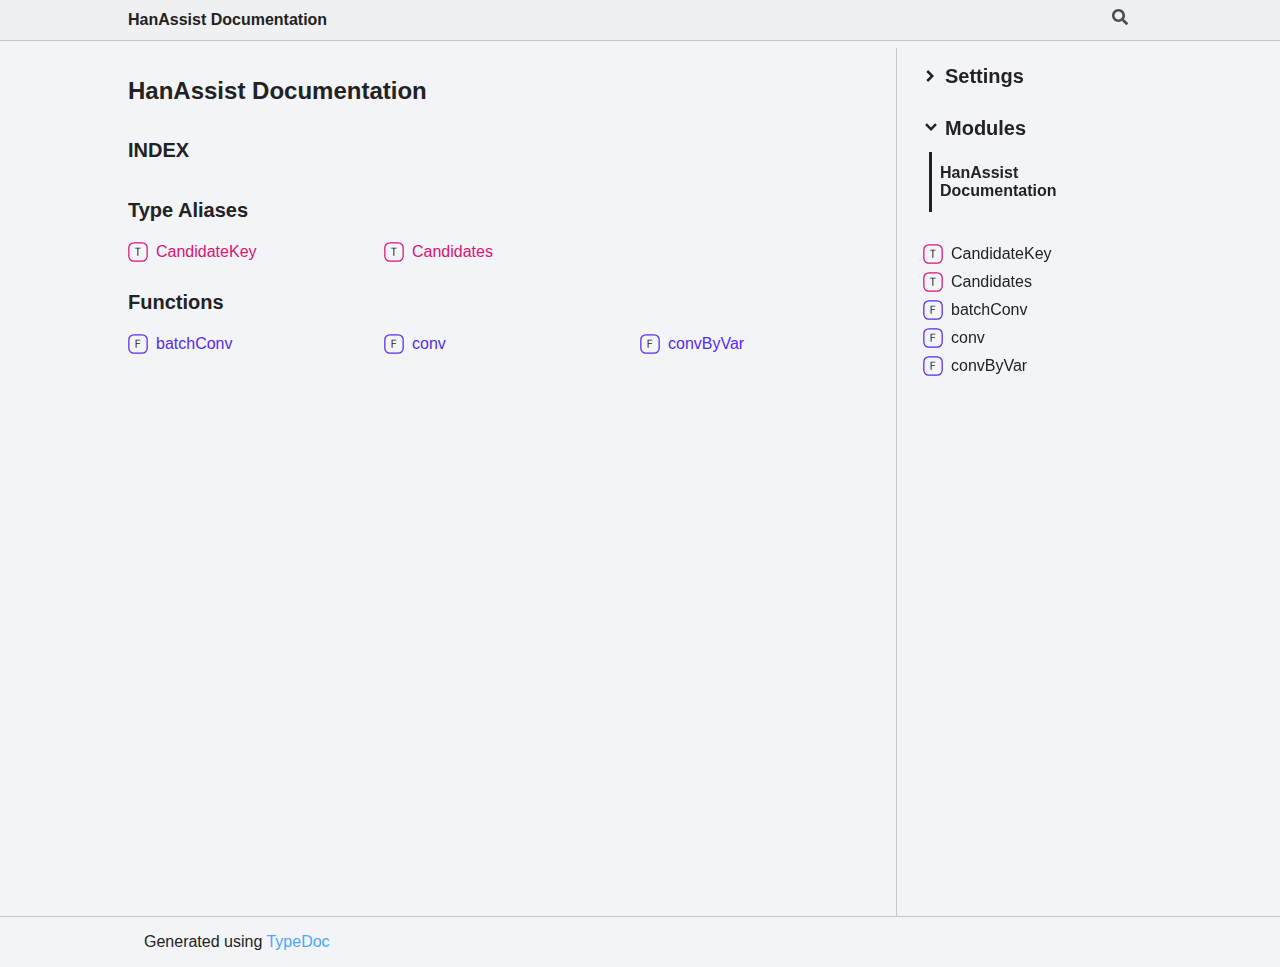
<file: modules.html>
<!DOCTYPE html><html class="default" lang="en"><head><meta charSet="utf-8"/><meta http-equiv="x-ua-compatible" content="IE=edge"/><title>HanAssist Documentation</title><meta name="description" content="Documentation for HanAssist Documentation"/><meta name="viewport" content="width=device-width, initial-scale=1"/><link rel="stylesheet" href="assets/style.css"/><link rel="stylesheet" href="assets/highlight.css"/><script async src="assets/search.js" id="search-script"></script></head><body><script>document.documentElement.dataset.theme = localStorage.getItem("tsd-theme") || "os"</script><header class="tsd-page-toolbar">
<div class="tsd-toolbar-contents container">
<div class="table-cell" id="tsd-search" data-base=".">
<div class="field"><label for="tsd-search-field" class="tsd-widget search no-caption"><svg width="16" height="16" viewBox="0 0 16 16" fill="none"><path d="M15.7824 13.833L12.6666 10.7177C12.5259 10.5771 12.3353 10.499 12.1353 10.499H11.6259C12.4884 9.39596 13.001 8.00859 13.001 6.49937C13.001 2.90909 10.0914 0 6.50048 0C2.90959 0 0 2.90909 0 6.49937C0 10.0896 2.90959 12.9987 6.50048 12.9987C8.00996 12.9987 9.39756 12.4863 10.5008 11.6239V12.1332C10.5008 12.3332 10.5789 12.5238 10.7195 12.6644L13.8354 15.7797C14.1292 16.0734 14.6042 16.0734 14.8948 15.7797L15.7793 14.8954C16.0731 14.6017 16.0731 14.1267 15.7824 13.833ZM6.50048 10.499C4.29094 10.499 2.50018 8.71165 2.50018 6.49937C2.50018 4.29021 4.28781 2.49976 6.50048 2.49976C8.71001 2.49976 10.5008 4.28708 10.5008 6.49937C10.5008 8.70852 8.71314 10.499 6.50048 10.499Z" fill="var(--color-text)"></path></svg></label><input type="text" id="tsd-search-field" aria-label="Search"/></div>
<ul class="results">
<li class="state loading">Preparing search index...</li>
<li class="state failure">The search index is not available</li></ul><a href="index.html" class="title">HanAssist Documentation</a></div>
<div class="table-cell" id="tsd-widgets"><a href="#" class="tsd-widget menu no-caption" data-toggle="menu" aria-label="Menu"><svg width="16" height="16" viewBox="0 0 16 16" fill="none"><rect x="1" y="3" width="14" height="2" fill="var(--color-text)"></rect><rect x="1" y="7" width="14" height="2" fill="var(--color-text)"></rect><rect x="1" y="11" width="14" height="2" fill="var(--color-text)"></rect></svg></a></div></div></header>
<div class="container container-main">
<div class="col-8 col-content">
<div class="tsd-page-title">
<h2>HanAssist Documentation</h2></div>
<section class="tsd-panel-group tsd-index-group">
<section class="tsd-panel tsd-index-panel">
<h3 class="tsd-index-heading uppercase">Index</h3>
<section class="tsd-index-section">
<h3 class="tsd-index-heading">Type Aliases</h3>
<div class="tsd-index-list"><a href="types/CandidateKey.html" class="tsd-index-link tsd-kind-type-alias"><svg class="tsd-kind-icon" width="24" height="24" viewBox="0 0 24 24"><rect fill="var(--color-icon-background)" stroke="var(--color-ts)" stroke-width="1.5" x="1" y="1" width="22" height="22" rx="6" id="icon-4194304-path"></rect><path d="M11.31 16V8.224H8.91V7.24H14.79V8.224H12.39V16H11.31Z" fill="var(--color-text)" id="icon-4194304-text"></path></svg><span>Candidate<wbr/>Key</span></a>
<a href="types/Candidates.html" class="tsd-index-link tsd-kind-type-alias"><svg class="tsd-kind-icon" width="24" height="24" viewBox="0 0 24 24"><use href="#icon-4194304-path"></use><use href="#icon-4194304-text"></use></svg><span>Candidates</span></a>
</div></section>
<section class="tsd-index-section">
<h3 class="tsd-index-heading">Functions</h3>
<div class="tsd-index-list"><a href="functions/batchConv.html" class="tsd-index-link tsd-kind-function"><svg class="tsd-kind-icon" width="24" height="24" viewBox="0 0 24 24"><rect fill="var(--color-icon-background)" stroke="var(--color-ts-function)" stroke-width="1.5" x="1" y="1" width="22" height="22" rx="6" id="icon-64-path"></rect><path d="M9.39 16V7.24H14.55V8.224H10.446V11.128H14.238V12.112H10.47V16H9.39Z" fill="var(--color-text)" id="icon-64-text"></path></svg><span>batch<wbr/>Conv</span></a>
<a href="functions/conv.html" class="tsd-index-link tsd-kind-function"><svg class="tsd-kind-icon" width="24" height="24" viewBox="0 0 24 24"><use href="#icon-64-path"></use><use href="#icon-64-text"></use></svg><span>conv</span></a>
<a href="functions/convByVar.html" class="tsd-index-link tsd-kind-function"><svg class="tsd-kind-icon" width="24" height="24" viewBox="0 0 24 24"><use href="#icon-64-path"></use><use href="#icon-64-text"></use></svg><span>conv<wbr/>By<wbr/>Var</span></a>
</div></section></section></section></div>
<div class="col-4 col-menu menu-sticky-wrap menu-highlight">
<div class="tsd-navigation settings">
<details class="tsd-index-accordion"><summary class="tsd-accordion-summary">
<h3><svg width="20" height="20" viewBox="0 0 24 24" fill="none"><path d="M4.93896 8.531L12 15.591L19.061 8.531L16.939 6.409L12 11.349L7.06098 6.409L4.93896 8.531Z" fill="var(--color-text)"></path></svg> Settings</h3></summary>
<div class="tsd-accordion-details">
<div class="tsd-filter-visibility">
<h4 class="uppercase">Member Visibility</h4><form>
<ul id="tsd-filter-options">
<li class="tsd-filter-item"><label class="tsd-filter-input"><input type="checkbox" id="tsd-filter-protected" name="protected"/><svg width="32" height="32" viewBox="0 0 32 32" aria-hidden="true"><rect class="tsd-checkbox-background" width="30" height="30" x="1" y="1" rx="6" fill="none"></rect><path class="tsd-checkbox-checkmark" d="M8.35422 16.8214L13.2143 21.75L24.6458 10.25" stroke="none" stroke-width="3.5" stroke-linejoin="round" fill="none"></path></svg><span>Protected</span></label></li>
<li class="tsd-filter-item"><label class="tsd-filter-input"><input type="checkbox" id="tsd-filter-inherited" name="inherited" checked/><svg width="32" height="32" viewBox="0 0 32 32" aria-hidden="true"><rect class="tsd-checkbox-background" width="30" height="30" x="1" y="1" rx="6" fill="none"></rect><path class="tsd-checkbox-checkmark" d="M8.35422 16.8214L13.2143 21.75L24.6458 10.25" stroke="none" stroke-width="3.5" stroke-linejoin="round" fill="none"></path></svg><span>Inherited</span></label></li>
<li class="tsd-filter-item"><label class="tsd-filter-input"><input type="checkbox" id="tsd-filter-external" name="external"/><svg width="32" height="32" viewBox="0 0 32 32" aria-hidden="true"><rect class="tsd-checkbox-background" width="30" height="30" x="1" y="1" rx="6" fill="none"></rect><path class="tsd-checkbox-checkmark" d="M8.35422 16.8214L13.2143 21.75L24.6458 10.25" stroke="none" stroke-width="3.5" stroke-linejoin="round" fill="none"></path></svg><span>External</span></label></li></ul></form></div>
<div class="tsd-theme-toggle">
<h4 class="uppercase">Theme</h4><select id="theme"><option value="os">OS</option><option value="light">Light</option><option value="dark">Dark</option></select></div></div></details></div>
<nav class="tsd-navigation primary">
<details class="tsd-index-accordion" open><summary class="tsd-accordion-summary">
<h3><svg width="20" height="20" viewBox="0 0 24 24" fill="none"><path d="M4.93896 8.531L12 15.591L19.061 8.531L16.939 6.409L12 11.349L7.06098 6.409L4.93896 8.531Z" fill="var(--color-text)"></path></svg> Modules</h3></summary>
<div class="tsd-accordion-details">
<ul>
<li class="current selected"><a href="modules.html">Han<wbr/>Assist <wbr/>Documentation</a>
<ul></ul></li></ul></div></details></nav>
<nav class="tsd-navigation secondary menu-sticky">
<ul>
<li class="tsd-kind-type-alias"><a href="types/CandidateKey.html" class="tsd-index-link"><svg class="tsd-kind-icon" width="24" height="24" viewBox="0 0 24 24"><use href="#icon-4194304-path"></use><use href="#icon-4194304-text"></use></svg>Candidate<wbr/>Key</a></li>
<li class="tsd-kind-type-alias"><a href="types/Candidates.html" class="tsd-index-link"><svg class="tsd-kind-icon" width="24" height="24" viewBox="0 0 24 24"><use href="#icon-4194304-path"></use><use href="#icon-4194304-text"></use></svg>Candidates</a></li>
<li class="tsd-kind-function"><a href="functions/batchConv.html" class="tsd-index-link"><svg class="tsd-kind-icon" width="24" height="24" viewBox="0 0 24 24"><use href="#icon-64-path"></use><use href="#icon-64-text"></use></svg>batch<wbr/>Conv</a></li>
<li class="tsd-kind-function"><a href="functions/conv.html" class="tsd-index-link"><svg class="tsd-kind-icon" width="24" height="24" viewBox="0 0 24 24"><use href="#icon-64-path"></use><use href="#icon-64-text"></use></svg>conv</a></li>
<li class="tsd-kind-function"><a href="functions/convByVar.html" class="tsd-index-link"><svg class="tsd-kind-icon" width="24" height="24" viewBox="0 0 24 24"><use href="#icon-64-path"></use><use href="#icon-64-text"></use></svg>conv<wbr/>By<wbr/>Var</a></li></ul></nav></div></div>
<div class="container tsd-generator">
<p>Generated using <a href="https://typedoc.org/" target="_blank">TypeDoc</a></p></div>
<div class="overlay"></div><script src="assets/main.js"></script></body></html>
</file>
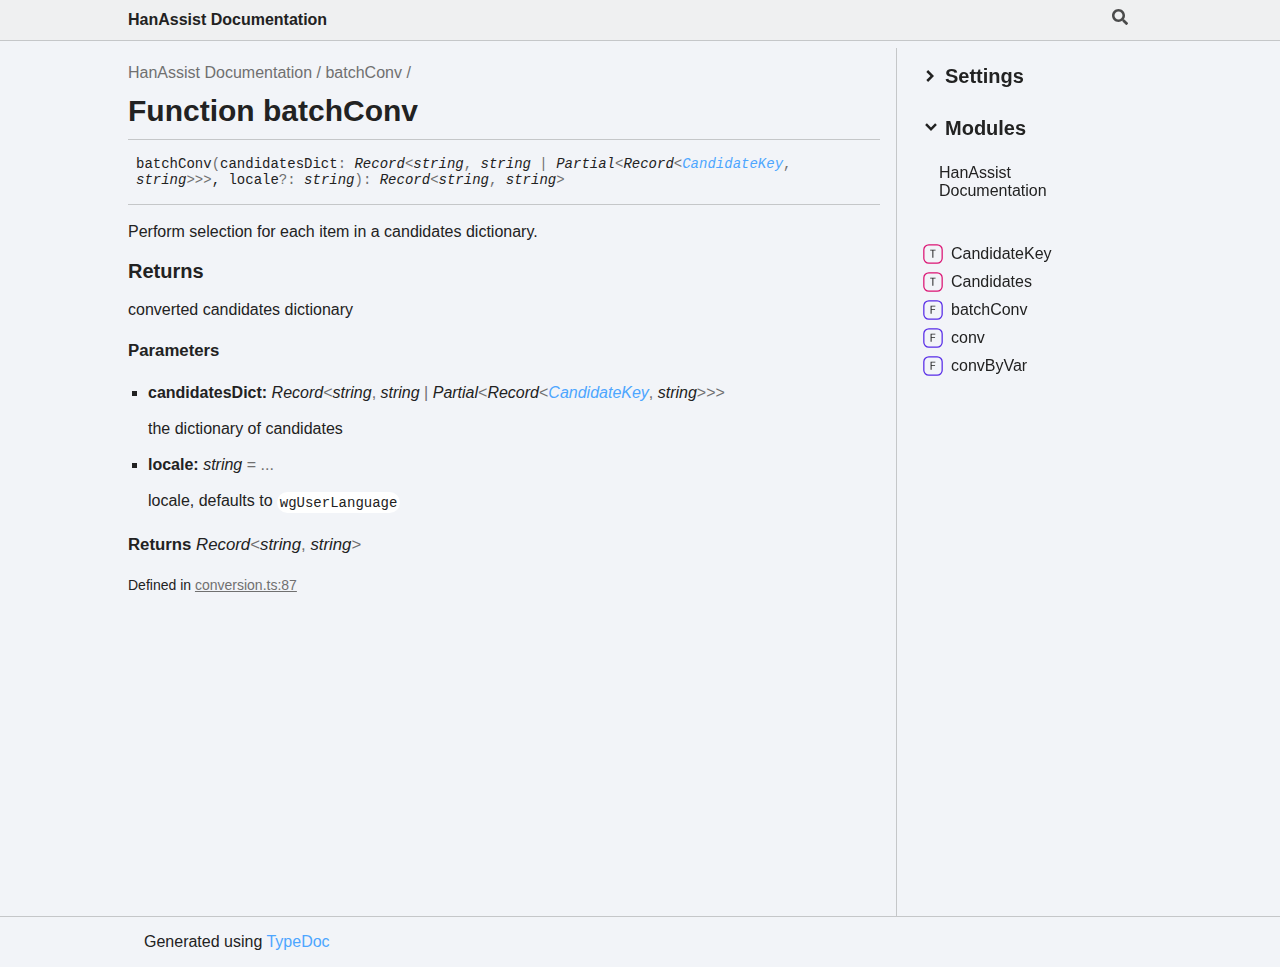
<file: functions/batchConv.html>
<!DOCTYPE html><html class="default" lang="en"><head><meta charSet="utf-8"/><meta http-equiv="x-ua-compatible" content="IE=edge"/><title>batchConv | HanAssist Documentation</title><meta name="description" content="Documentation for HanAssist Documentation"/><meta name="viewport" content="width=device-width, initial-scale=1"/><link rel="stylesheet" href="../assets/style.css"/><link rel="stylesheet" href="../assets/highlight.css"/><script async src="../assets/search.js" id="search-script"></script></head><body><script>document.documentElement.dataset.theme = localStorage.getItem("tsd-theme") || "os"</script><header class="tsd-page-toolbar">
<div class="tsd-toolbar-contents container">
<div class="table-cell" id="tsd-search" data-base="..">
<div class="field"><label for="tsd-search-field" class="tsd-widget search no-caption"><svg width="16" height="16" viewBox="0 0 16 16" fill="none"><path d="M15.7824 13.833L12.6666 10.7177C12.5259 10.5771 12.3353 10.499 12.1353 10.499H11.6259C12.4884 9.39596 13.001 8.00859 13.001 6.49937C13.001 2.90909 10.0914 0 6.50048 0C2.90959 0 0 2.90909 0 6.49937C0 10.0896 2.90959 12.9987 6.50048 12.9987C8.00996 12.9987 9.39756 12.4863 10.5008 11.6239V12.1332C10.5008 12.3332 10.5789 12.5238 10.7195 12.6644L13.8354 15.7797C14.1292 16.0734 14.6042 16.0734 14.8948 15.7797L15.7793 14.8954C16.0731 14.6017 16.0731 14.1267 15.7824 13.833ZM6.50048 10.499C4.29094 10.499 2.50018 8.71165 2.50018 6.49937C2.50018 4.29021 4.28781 2.49976 6.50048 2.49976C8.71001 2.49976 10.5008 4.28708 10.5008 6.49937C10.5008 8.70852 8.71314 10.499 6.50048 10.499Z" fill="var(--color-text)"></path></svg></label><input type="text" id="tsd-search-field" aria-label="Search"/></div>
<ul class="results">
<li class="state loading">Preparing search index...</li>
<li class="state failure">The search index is not available</li></ul><a href="../index.html" class="title">HanAssist Documentation</a></div>
<div class="table-cell" id="tsd-widgets"><a href="#" class="tsd-widget menu no-caption" data-toggle="menu" aria-label="Menu"><svg width="16" height="16" viewBox="0 0 16 16" fill="none"><rect x="1" y="3" width="14" height="2" fill="var(--color-text)"></rect><rect x="1" y="7" width="14" height="2" fill="var(--color-text)"></rect><rect x="1" y="11" width="14" height="2" fill="var(--color-text)"></rect></svg></a></div></div></header>
<div class="container container-main">
<div class="col-8 col-content">
<div class="tsd-page-title">
<ul class="tsd-breadcrumb">
<li><a href="../modules.html">HanAssist Documentation</a></li>
<li><a href="batchConv.html">batchConv</a></li></ul>
<h1>Function batchConv</h1></div>
<section class="tsd-panel">
<ul class="tsd-signatures tsd-kind-function">
<li class="tsd-signature tsd-anchor-link" id="batchConv">batch<wbr/>Conv<span class="tsd-signature-symbol">(</span>candidatesDict<span class="tsd-signature-symbol">: </span><span class="tsd-signature-type">Record</span><span class="tsd-signature-symbol">&lt;</span><span class="tsd-signature-type">string</span><span class="tsd-signature-symbol">, </span><span class="tsd-signature-type">string</span><span class="tsd-signature-symbol"> | </span><span class="tsd-signature-type">Partial</span><span class="tsd-signature-symbol">&lt;</span><span class="tsd-signature-type">Record</span><span class="tsd-signature-symbol">&lt;</span><a href="../types/CandidateKey.html" class="tsd-signature-type" data-tsd-kind="Type alias">CandidateKey</a><span class="tsd-signature-symbol">, </span><span class="tsd-signature-type">string</span><span class="tsd-signature-symbol">&gt;</span><span class="tsd-signature-symbol">&gt;</span><span class="tsd-signature-symbol">&gt;</span>, locale<span class="tsd-signature-symbol">?: </span><span class="tsd-signature-type">string</span><span class="tsd-signature-symbol">)</span><span class="tsd-signature-symbol">: </span><span class="tsd-signature-type">Record</span><span class="tsd-signature-symbol">&lt;</span><span class="tsd-signature-type">string</span><span class="tsd-signature-symbol">, </span><span class="tsd-signature-type">string</span><span class="tsd-signature-symbol">&gt;</span><a href="#batchConv" aria-label="Permalink" class="tsd-anchor-icon"><svg class="icon icon-tabler icon-tabler-link" viewBox="0 0 24 24" stroke-width="2" stroke="currentColor" fill="none" stroke-linecap="round" stroke-linejoin="round"><path stroke="none" d="M0 0h24v24H0z" fill="none" id="icon-anchor-a"></path><path d="M10 14a3.5 3.5 0 0 0 5 0l4 -4a3.5 3.5 0 0 0 -5 -5l-.5 .5" id="icon-anchor-b"></path><path d="M14 10a3.5 3.5 0 0 0 -5 0l-4 4a3.5 3.5 0 0 0 5 5l.5 -.5" id="icon-anchor-c"></path></svg></a></li>
<li class="tsd-description">
<div class="tsd-comment tsd-typography"><p>Perform selection for each item in a candidates dictionary.</p>

<h3>Returns</h3><p>converted candidates dictionary</p>
</div>
<div class="tsd-parameters">
<h4 class="tsd-parameters-title">Parameters</h4>
<ul class="tsd-parameter-list">
<li>
<h5>candidatesDict: <span class="tsd-signature-type">Record</span><span class="tsd-signature-symbol">&lt;</span><span class="tsd-signature-type">string</span><span class="tsd-signature-symbol">, </span><span class="tsd-signature-type">string</span><span class="tsd-signature-symbol"> | </span><span class="tsd-signature-type">Partial</span><span class="tsd-signature-symbol">&lt;</span><span class="tsd-signature-type">Record</span><span class="tsd-signature-symbol">&lt;</span><a href="../types/CandidateKey.html" class="tsd-signature-type" data-tsd-kind="Type alias">CandidateKey</a><span class="tsd-signature-symbol">, </span><span class="tsd-signature-type">string</span><span class="tsd-signature-symbol">&gt;</span><span class="tsd-signature-symbol">&gt;</span><span class="tsd-signature-symbol">&gt;</span></h5>
<div class="tsd-comment tsd-typography"><p>the dictionary of candidates</p>
</div></li>
<li>
<h5>locale: <span class="tsd-signature-type">string</span><span class="tsd-signature-symbol"> = ...</span></h5>
<div class="tsd-comment tsd-typography"><p>locale, defaults to <code>wgUserLanguage</code></p>
</div></li></ul></div>
<h4 class="tsd-returns-title">Returns <span class="tsd-signature-type">Record</span><span class="tsd-signature-symbol">&lt;</span><span class="tsd-signature-type">string</span><span class="tsd-signature-symbol">, </span><span class="tsd-signature-type">string</span><span class="tsd-signature-symbol">&gt;</span></h4><aside class="tsd-sources">
<ul>
<li>Defined in <a href="https://github.com/sunafterrainwm/HanAssist/blob/1a6ed57/lib/conversion.ts#L87">conversion.ts:87</a></li></ul></aside></li></ul></section></div>
<div class="col-4 col-menu menu-sticky-wrap menu-highlight">
<div class="tsd-navigation settings">
<details class="tsd-index-accordion"><summary class="tsd-accordion-summary">
<h3><svg width="20" height="20" viewBox="0 0 24 24" fill="none"><path d="M4.93896 8.531L12 15.591L19.061 8.531L16.939 6.409L12 11.349L7.06098 6.409L4.93896 8.531Z" fill="var(--color-text)"></path></svg> Settings</h3></summary>
<div class="tsd-accordion-details">
<div class="tsd-filter-visibility">
<h4 class="uppercase">Member Visibility</h4><form>
<ul id="tsd-filter-options">
<li class="tsd-filter-item"><label class="tsd-filter-input"><input type="checkbox" id="tsd-filter-protected" name="protected"/><svg width="32" height="32" viewBox="0 0 32 32" aria-hidden="true"><rect class="tsd-checkbox-background" width="30" height="30" x="1" y="1" rx="6" fill="none"></rect><path class="tsd-checkbox-checkmark" d="M8.35422 16.8214L13.2143 21.75L24.6458 10.25" stroke="none" stroke-width="3.5" stroke-linejoin="round" fill="none"></path></svg><span>Protected</span></label></li>
<li class="tsd-filter-item"><label class="tsd-filter-input"><input type="checkbox" id="tsd-filter-inherited" name="inherited" checked/><svg width="32" height="32" viewBox="0 0 32 32" aria-hidden="true"><rect class="tsd-checkbox-background" width="30" height="30" x="1" y="1" rx="6" fill="none"></rect><path class="tsd-checkbox-checkmark" d="M8.35422 16.8214L13.2143 21.75L24.6458 10.25" stroke="none" stroke-width="3.5" stroke-linejoin="round" fill="none"></path></svg><span>Inherited</span></label></li>
<li class="tsd-filter-item"><label class="tsd-filter-input"><input type="checkbox" id="tsd-filter-external" name="external"/><svg width="32" height="32" viewBox="0 0 32 32" aria-hidden="true"><rect class="tsd-checkbox-background" width="30" height="30" x="1" y="1" rx="6" fill="none"></rect><path class="tsd-checkbox-checkmark" d="M8.35422 16.8214L13.2143 21.75L24.6458 10.25" stroke="none" stroke-width="3.5" stroke-linejoin="round" fill="none"></path></svg><span>External</span></label></li></ul></form></div>
<div class="tsd-theme-toggle">
<h4 class="uppercase">Theme</h4><select id="theme"><option value="os">OS</option><option value="light">Light</option><option value="dark">Dark</option></select></div></div></details></div>
<nav class="tsd-navigation primary">
<details class="tsd-index-accordion" open><summary class="tsd-accordion-summary">
<h3><svg width="20" height="20" viewBox="0 0 24 24" fill="none"><path d="M4.93896 8.531L12 15.591L19.061 8.531L16.939 6.409L12 11.349L7.06098 6.409L4.93896 8.531Z" fill="var(--color-text)"></path></svg> Modules</h3></summary>
<div class="tsd-accordion-details">
<ul>
<li><a href="../modules.html">Han<wbr/>Assist <wbr/>Documentation</a>
<ul></ul></li></ul></div></details></nav>
<nav class="tsd-navigation secondary menu-sticky">
<ul>
<li class="tsd-kind-type-alias"><a href="../types/CandidateKey.html" class="tsd-index-link"><svg class="tsd-kind-icon" width="24" height="24" viewBox="0 0 24 24"><rect fill="var(--color-icon-background)" stroke="var(--color-ts)" stroke-width="1.5" x="1" y="1" width="22" height="22" rx="6" id="icon-4194304-path"></rect><path d="M11.31 16V8.224H8.91V7.24H14.79V8.224H12.39V16H11.31Z" fill="var(--color-text)" id="icon-4194304-text"></path></svg>Candidate<wbr/>Key</a></li>
<li class="tsd-kind-type-alias"><a href="../types/Candidates.html" class="tsd-index-link"><svg class="tsd-kind-icon" width="24" height="24" viewBox="0 0 24 24"><use href="#icon-4194304-path"></use><use href="#icon-4194304-text"></use></svg>Candidates</a></li>
<li class="current tsd-kind-function"><a href="batchConv.html" class="tsd-index-link"><svg class="tsd-kind-icon" width="24" height="24" viewBox="0 0 24 24"><rect fill="var(--color-icon-background)" stroke="var(--color-ts-function)" stroke-width="1.5" x="1" y="1" width="22" height="22" rx="6" id="icon-64-path"></rect><path d="M9.39 16V7.24H14.55V8.224H10.446V11.128H14.238V12.112H10.47V16H9.39Z" fill="var(--color-text)" id="icon-64-text"></path></svg>batch<wbr/>Conv</a></li>
<li class="tsd-kind-function"><a href="conv.html" class="tsd-index-link"><svg class="tsd-kind-icon" width="24" height="24" viewBox="0 0 24 24"><use href="#icon-64-path"></use><use href="#icon-64-text"></use></svg>conv</a></li>
<li class="tsd-kind-function"><a href="convByVar.html" class="tsd-index-link"><svg class="tsd-kind-icon" width="24" height="24" viewBox="0 0 24 24"><use href="#icon-64-path"></use><use href="#icon-64-text"></use></svg>conv<wbr/>By<wbr/>Var</a></li></ul></nav></div></div>
<div class="container tsd-generator">
<p>Generated using <a href="https://typedoc.org/" target="_blank">TypeDoc</a></p></div>
<div class="overlay"></div><script src="../assets/main.js"></script></body></html>
</file>
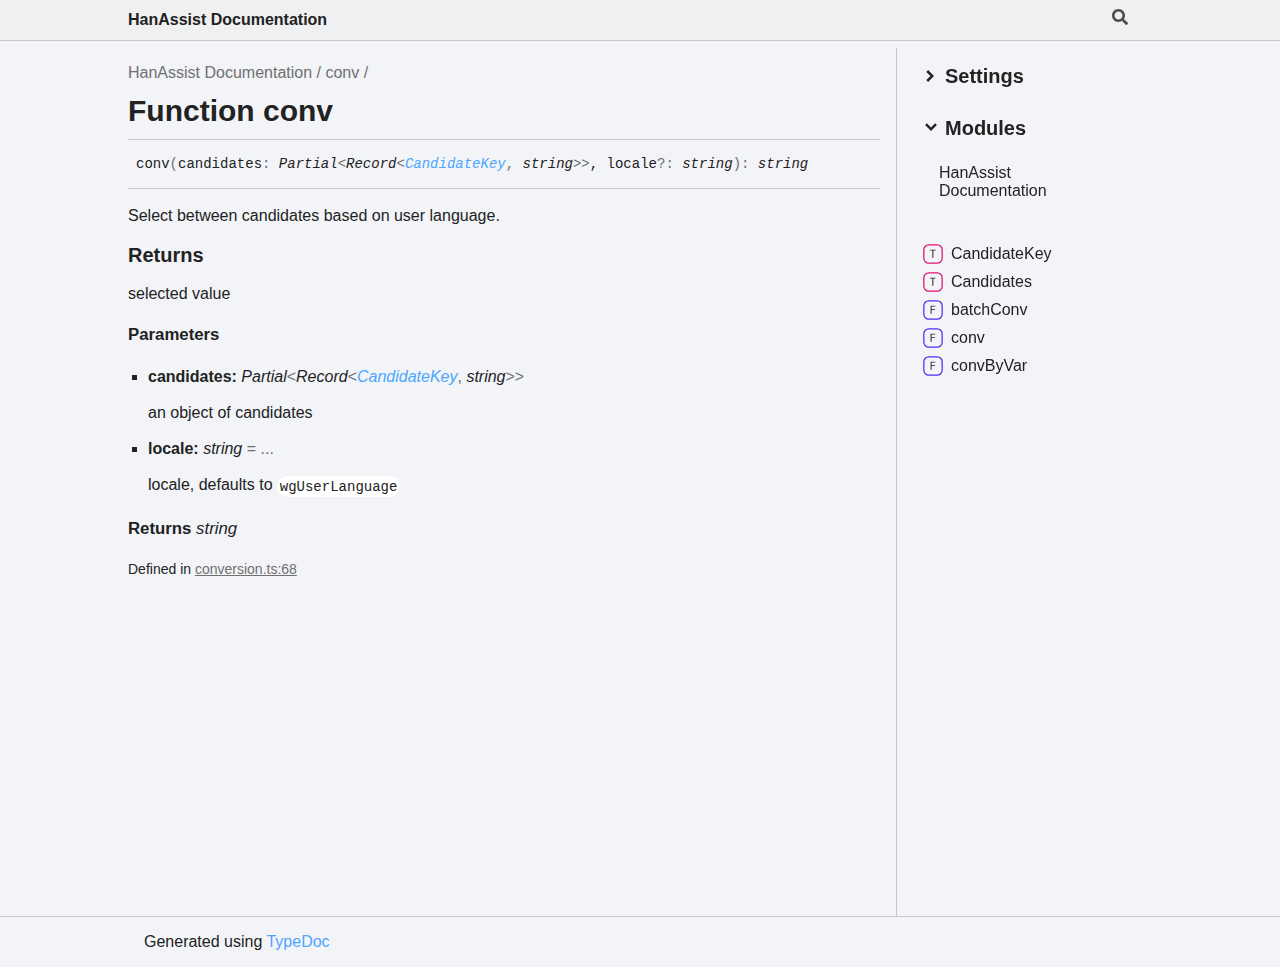
<file: functions/conv.html>
<!DOCTYPE html><html class="default" lang="en"><head><meta charSet="utf-8"/><meta http-equiv="x-ua-compatible" content="IE=edge"/><title>conv | HanAssist Documentation</title><meta name="description" content="Documentation for HanAssist Documentation"/><meta name="viewport" content="width=device-width, initial-scale=1"/><link rel="stylesheet" href="../assets/style.css"/><link rel="stylesheet" href="../assets/highlight.css"/><script async src="../assets/search.js" id="search-script"></script></head><body><script>document.documentElement.dataset.theme = localStorage.getItem("tsd-theme") || "os"</script><header class="tsd-page-toolbar">
<div class="tsd-toolbar-contents container">
<div class="table-cell" id="tsd-search" data-base="..">
<div class="field"><label for="tsd-search-field" class="tsd-widget search no-caption"><svg width="16" height="16" viewBox="0 0 16 16" fill="none"><path d="M15.7824 13.833L12.6666 10.7177C12.5259 10.5771 12.3353 10.499 12.1353 10.499H11.6259C12.4884 9.39596 13.001 8.00859 13.001 6.49937C13.001 2.90909 10.0914 0 6.50048 0C2.90959 0 0 2.90909 0 6.49937C0 10.0896 2.90959 12.9987 6.50048 12.9987C8.00996 12.9987 9.39756 12.4863 10.5008 11.6239V12.1332C10.5008 12.3332 10.5789 12.5238 10.7195 12.6644L13.8354 15.7797C14.1292 16.0734 14.6042 16.0734 14.8948 15.7797L15.7793 14.8954C16.0731 14.6017 16.0731 14.1267 15.7824 13.833ZM6.50048 10.499C4.29094 10.499 2.50018 8.71165 2.50018 6.49937C2.50018 4.29021 4.28781 2.49976 6.50048 2.49976C8.71001 2.49976 10.5008 4.28708 10.5008 6.49937C10.5008 8.70852 8.71314 10.499 6.50048 10.499Z" fill="var(--color-text)"></path></svg></label><input type="text" id="tsd-search-field" aria-label="Search"/></div>
<ul class="results">
<li class="state loading">Preparing search index...</li>
<li class="state failure">The search index is not available</li></ul><a href="../index.html" class="title">HanAssist Documentation</a></div>
<div class="table-cell" id="tsd-widgets"><a href="#" class="tsd-widget menu no-caption" data-toggle="menu" aria-label="Menu"><svg width="16" height="16" viewBox="0 0 16 16" fill="none"><rect x="1" y="3" width="14" height="2" fill="var(--color-text)"></rect><rect x="1" y="7" width="14" height="2" fill="var(--color-text)"></rect><rect x="1" y="11" width="14" height="2" fill="var(--color-text)"></rect></svg></a></div></div></header>
<div class="container container-main">
<div class="col-8 col-content">
<div class="tsd-page-title">
<ul class="tsd-breadcrumb">
<li><a href="../modules.html">HanAssist Documentation</a></li>
<li><a href="conv.html">conv</a></li></ul>
<h1>Function conv</h1></div>
<section class="tsd-panel">
<ul class="tsd-signatures tsd-kind-function">
<li class="tsd-signature tsd-anchor-link" id="conv">conv<span class="tsd-signature-symbol">(</span>candidates<span class="tsd-signature-symbol">: </span><span class="tsd-signature-type">Partial</span><span class="tsd-signature-symbol">&lt;</span><span class="tsd-signature-type">Record</span><span class="tsd-signature-symbol">&lt;</span><a href="../types/CandidateKey.html" class="tsd-signature-type" data-tsd-kind="Type alias">CandidateKey</a><span class="tsd-signature-symbol">, </span><span class="tsd-signature-type">string</span><span class="tsd-signature-symbol">&gt;</span><span class="tsd-signature-symbol">&gt;</span>, locale<span class="tsd-signature-symbol">?: </span><span class="tsd-signature-type">string</span><span class="tsd-signature-symbol">)</span><span class="tsd-signature-symbol">: </span><span class="tsd-signature-type">string</span><a href="#conv" aria-label="Permalink" class="tsd-anchor-icon"><svg class="icon icon-tabler icon-tabler-link" viewBox="0 0 24 24" stroke-width="2" stroke="currentColor" fill="none" stroke-linecap="round" stroke-linejoin="round"><path stroke="none" d="M0 0h24v24H0z" fill="none" id="icon-anchor-a"></path><path d="M10 14a3.5 3.5 0 0 0 5 0l4 -4a3.5 3.5 0 0 0 -5 -5l-.5 .5" id="icon-anchor-b"></path><path d="M14 10a3.5 3.5 0 0 0 -5 0l-4 4a3.5 3.5 0 0 0 5 5l.5 -.5" id="icon-anchor-c"></path></svg></a></li>
<li class="tsd-description">
<div class="tsd-comment tsd-typography"><p>Select between candidates based on user language.</p>

<h3>Returns</h3><p>selected value</p>
</div>
<div class="tsd-parameters">
<h4 class="tsd-parameters-title">Parameters</h4>
<ul class="tsd-parameter-list">
<li>
<h5>candidates: <span class="tsd-signature-type">Partial</span><span class="tsd-signature-symbol">&lt;</span><span class="tsd-signature-type">Record</span><span class="tsd-signature-symbol">&lt;</span><a href="../types/CandidateKey.html" class="tsd-signature-type" data-tsd-kind="Type alias">CandidateKey</a><span class="tsd-signature-symbol">, </span><span class="tsd-signature-type">string</span><span class="tsd-signature-symbol">&gt;</span><span class="tsd-signature-symbol">&gt;</span></h5>
<div class="tsd-comment tsd-typography"><p>an object of candidates</p>
</div></li>
<li>
<h5>locale: <span class="tsd-signature-type">string</span><span class="tsd-signature-symbol"> = ...</span></h5>
<div class="tsd-comment tsd-typography"><p>locale, defaults to <code>wgUserLanguage</code></p>
</div></li></ul></div>
<h4 class="tsd-returns-title">Returns <span class="tsd-signature-type">string</span></h4><aside class="tsd-sources">
<ul>
<li>Defined in <a href="https://github.com/sunafterrainwm/HanAssist/blob/1a6ed57/lib/conversion.ts#L68">conversion.ts:68</a></li></ul></aside></li></ul></section></div>
<div class="col-4 col-menu menu-sticky-wrap menu-highlight">
<div class="tsd-navigation settings">
<details class="tsd-index-accordion"><summary class="tsd-accordion-summary">
<h3><svg width="20" height="20" viewBox="0 0 24 24" fill="none"><path d="M4.93896 8.531L12 15.591L19.061 8.531L16.939 6.409L12 11.349L7.06098 6.409L4.93896 8.531Z" fill="var(--color-text)"></path></svg> Settings</h3></summary>
<div class="tsd-accordion-details">
<div class="tsd-filter-visibility">
<h4 class="uppercase">Member Visibility</h4><form>
<ul id="tsd-filter-options">
<li class="tsd-filter-item"><label class="tsd-filter-input"><input type="checkbox" id="tsd-filter-protected" name="protected"/><svg width="32" height="32" viewBox="0 0 32 32" aria-hidden="true"><rect class="tsd-checkbox-background" width="30" height="30" x="1" y="1" rx="6" fill="none"></rect><path class="tsd-checkbox-checkmark" d="M8.35422 16.8214L13.2143 21.75L24.6458 10.25" stroke="none" stroke-width="3.5" stroke-linejoin="round" fill="none"></path></svg><span>Protected</span></label></li>
<li class="tsd-filter-item"><label class="tsd-filter-input"><input type="checkbox" id="tsd-filter-inherited" name="inherited" checked/><svg width="32" height="32" viewBox="0 0 32 32" aria-hidden="true"><rect class="tsd-checkbox-background" width="30" height="30" x="1" y="1" rx="6" fill="none"></rect><path class="tsd-checkbox-checkmark" d="M8.35422 16.8214L13.2143 21.75L24.6458 10.25" stroke="none" stroke-width="3.5" stroke-linejoin="round" fill="none"></path></svg><span>Inherited</span></label></li>
<li class="tsd-filter-item"><label class="tsd-filter-input"><input type="checkbox" id="tsd-filter-external" name="external"/><svg width="32" height="32" viewBox="0 0 32 32" aria-hidden="true"><rect class="tsd-checkbox-background" width="30" height="30" x="1" y="1" rx="6" fill="none"></rect><path class="tsd-checkbox-checkmark" d="M8.35422 16.8214L13.2143 21.75L24.6458 10.25" stroke="none" stroke-width="3.5" stroke-linejoin="round" fill="none"></path></svg><span>External</span></label></li></ul></form></div>
<div class="tsd-theme-toggle">
<h4 class="uppercase">Theme</h4><select id="theme"><option value="os">OS</option><option value="light">Light</option><option value="dark">Dark</option></select></div></div></details></div>
<nav class="tsd-navigation primary">
<details class="tsd-index-accordion" open><summary class="tsd-accordion-summary">
<h3><svg width="20" height="20" viewBox="0 0 24 24" fill="none"><path d="M4.93896 8.531L12 15.591L19.061 8.531L16.939 6.409L12 11.349L7.06098 6.409L4.93896 8.531Z" fill="var(--color-text)"></path></svg> Modules</h3></summary>
<div class="tsd-accordion-details">
<ul>
<li><a href="../modules.html">Han<wbr/>Assist <wbr/>Documentation</a>
<ul></ul></li></ul></div></details></nav>
<nav class="tsd-navigation secondary menu-sticky">
<ul>
<li class="tsd-kind-type-alias"><a href="../types/CandidateKey.html" class="tsd-index-link"><svg class="tsd-kind-icon" width="24" height="24" viewBox="0 0 24 24"><rect fill="var(--color-icon-background)" stroke="var(--color-ts)" stroke-width="1.5" x="1" y="1" width="22" height="22" rx="6" id="icon-4194304-path"></rect><path d="M11.31 16V8.224H8.91V7.24H14.79V8.224H12.39V16H11.31Z" fill="var(--color-text)" id="icon-4194304-text"></path></svg>Candidate<wbr/>Key</a></li>
<li class="tsd-kind-type-alias"><a href="../types/Candidates.html" class="tsd-index-link"><svg class="tsd-kind-icon" width="24" height="24" viewBox="0 0 24 24"><use href="#icon-4194304-path"></use><use href="#icon-4194304-text"></use></svg>Candidates</a></li>
<li class="tsd-kind-function"><a href="batchConv.html" class="tsd-index-link"><svg class="tsd-kind-icon" width="24" height="24" viewBox="0 0 24 24"><rect fill="var(--color-icon-background)" stroke="var(--color-ts-function)" stroke-width="1.5" x="1" y="1" width="22" height="22" rx="6" id="icon-64-path"></rect><path d="M9.39 16V7.24H14.55V8.224H10.446V11.128H14.238V12.112H10.47V16H9.39Z" fill="var(--color-text)" id="icon-64-text"></path></svg>batch<wbr/>Conv</a></li>
<li class="current tsd-kind-function"><a href="conv.html" class="tsd-index-link"><svg class="tsd-kind-icon" width="24" height="24" viewBox="0 0 24 24"><use href="#icon-64-path"></use><use href="#icon-64-text"></use></svg>conv</a></li>
<li class="tsd-kind-function"><a href="convByVar.html" class="tsd-index-link"><svg class="tsd-kind-icon" width="24" height="24" viewBox="0 0 24 24"><use href="#icon-64-path"></use><use href="#icon-64-text"></use></svg>conv<wbr/>By<wbr/>Var</a></li></ul></nav></div></div>
<div class="container tsd-generator">
<p>Generated using <a href="https://typedoc.org/" target="_blank">TypeDoc</a></p></div>
<div class="overlay"></div><script src="../assets/main.js"></script></body></html>
</file>
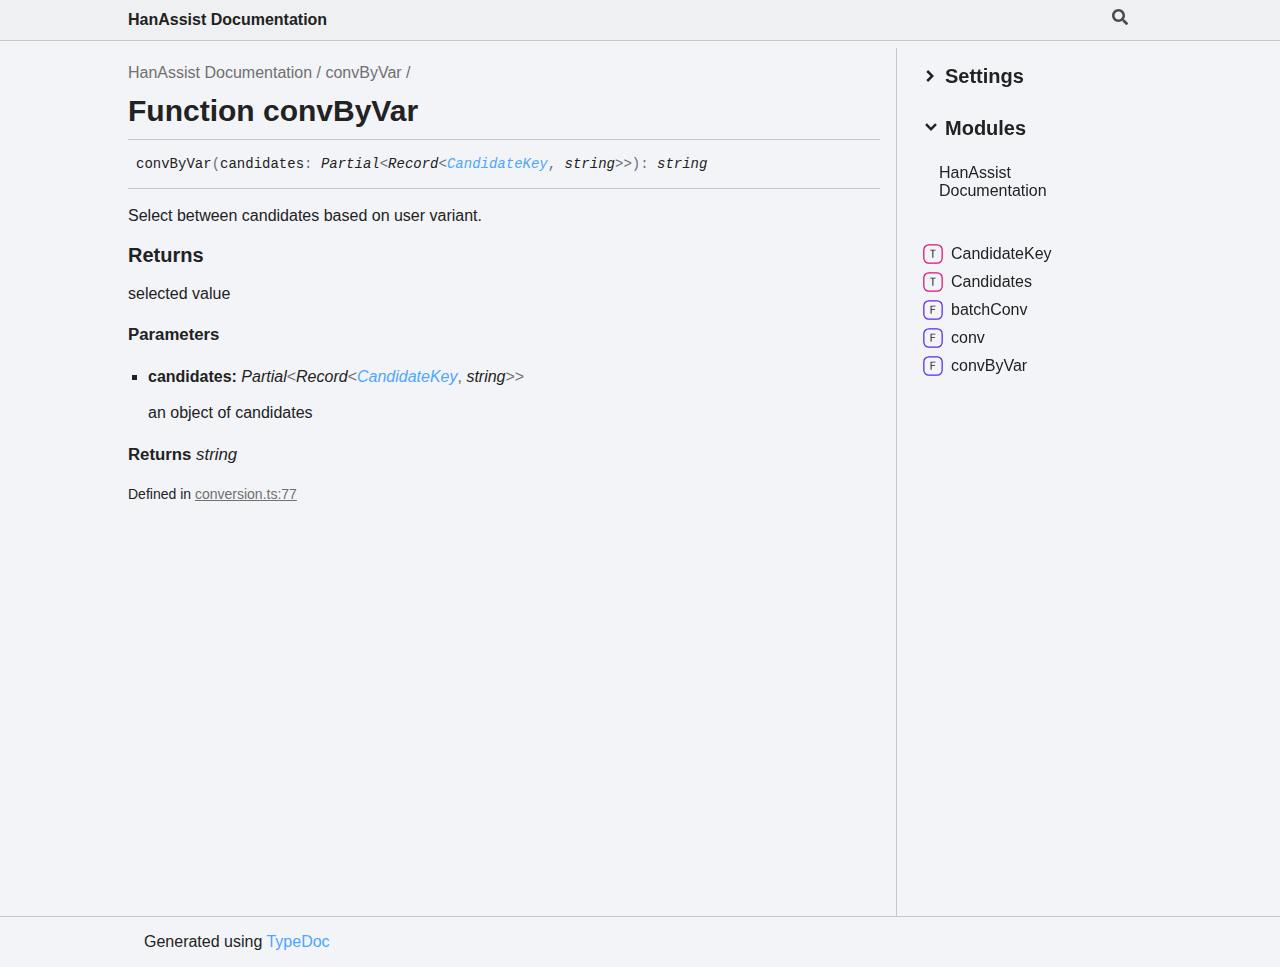
<file: functions/convByVar.html>
<!DOCTYPE html><html class="default" lang="en"><head><meta charSet="utf-8"/><meta http-equiv="x-ua-compatible" content="IE=edge"/><title>convByVar | HanAssist Documentation</title><meta name="description" content="Documentation for HanAssist Documentation"/><meta name="viewport" content="width=device-width, initial-scale=1"/><link rel="stylesheet" href="../assets/style.css"/><link rel="stylesheet" href="../assets/highlight.css"/><script async src="../assets/search.js" id="search-script"></script></head><body><script>document.documentElement.dataset.theme = localStorage.getItem("tsd-theme") || "os"</script><header class="tsd-page-toolbar">
<div class="tsd-toolbar-contents container">
<div class="table-cell" id="tsd-search" data-base="..">
<div class="field"><label for="tsd-search-field" class="tsd-widget search no-caption"><svg width="16" height="16" viewBox="0 0 16 16" fill="none"><path d="M15.7824 13.833L12.6666 10.7177C12.5259 10.5771 12.3353 10.499 12.1353 10.499H11.6259C12.4884 9.39596 13.001 8.00859 13.001 6.49937C13.001 2.90909 10.0914 0 6.50048 0C2.90959 0 0 2.90909 0 6.49937C0 10.0896 2.90959 12.9987 6.50048 12.9987C8.00996 12.9987 9.39756 12.4863 10.5008 11.6239V12.1332C10.5008 12.3332 10.5789 12.5238 10.7195 12.6644L13.8354 15.7797C14.1292 16.0734 14.6042 16.0734 14.8948 15.7797L15.7793 14.8954C16.0731 14.6017 16.0731 14.1267 15.7824 13.833ZM6.50048 10.499C4.29094 10.499 2.50018 8.71165 2.50018 6.49937C2.50018 4.29021 4.28781 2.49976 6.50048 2.49976C8.71001 2.49976 10.5008 4.28708 10.5008 6.49937C10.5008 8.70852 8.71314 10.499 6.50048 10.499Z" fill="var(--color-text)"></path></svg></label><input type="text" id="tsd-search-field" aria-label="Search"/></div>
<ul class="results">
<li class="state loading">Preparing search index...</li>
<li class="state failure">The search index is not available</li></ul><a href="../index.html" class="title">HanAssist Documentation</a></div>
<div class="table-cell" id="tsd-widgets"><a href="#" class="tsd-widget menu no-caption" data-toggle="menu" aria-label="Menu"><svg width="16" height="16" viewBox="0 0 16 16" fill="none"><rect x="1" y="3" width="14" height="2" fill="var(--color-text)"></rect><rect x="1" y="7" width="14" height="2" fill="var(--color-text)"></rect><rect x="1" y="11" width="14" height="2" fill="var(--color-text)"></rect></svg></a></div></div></header>
<div class="container container-main">
<div class="col-8 col-content">
<div class="tsd-page-title">
<ul class="tsd-breadcrumb">
<li><a href="../modules.html">HanAssist Documentation</a></li>
<li><a href="convByVar.html">convByVar</a></li></ul>
<h1>Function convByVar</h1></div>
<section class="tsd-panel">
<ul class="tsd-signatures tsd-kind-function">
<li class="tsd-signature tsd-anchor-link" id="convByVar">conv<wbr/>By<wbr/>Var<span class="tsd-signature-symbol">(</span>candidates<span class="tsd-signature-symbol">: </span><span class="tsd-signature-type">Partial</span><span class="tsd-signature-symbol">&lt;</span><span class="tsd-signature-type">Record</span><span class="tsd-signature-symbol">&lt;</span><a href="../types/CandidateKey.html" class="tsd-signature-type" data-tsd-kind="Type alias">CandidateKey</a><span class="tsd-signature-symbol">, </span><span class="tsd-signature-type">string</span><span class="tsd-signature-symbol">&gt;</span><span class="tsd-signature-symbol">&gt;</span><span class="tsd-signature-symbol">)</span><span class="tsd-signature-symbol">: </span><span class="tsd-signature-type">string</span><a href="#convByVar" aria-label="Permalink" class="tsd-anchor-icon"><svg class="icon icon-tabler icon-tabler-link" viewBox="0 0 24 24" stroke-width="2" stroke="currentColor" fill="none" stroke-linecap="round" stroke-linejoin="round"><path stroke="none" d="M0 0h24v24H0z" fill="none" id="icon-anchor-a"></path><path d="M10 14a3.5 3.5 0 0 0 5 0l4 -4a3.5 3.5 0 0 0 -5 -5l-.5 .5" id="icon-anchor-b"></path><path d="M14 10a3.5 3.5 0 0 0 -5 0l-4 4a3.5 3.5 0 0 0 5 5l.5 -.5" id="icon-anchor-c"></path></svg></a></li>
<li class="tsd-description">
<div class="tsd-comment tsd-typography"><p>Select between candidates based on user variant.</p>

<h3>Returns</h3><p>selected value</p>
</div>
<div class="tsd-parameters">
<h4 class="tsd-parameters-title">Parameters</h4>
<ul class="tsd-parameter-list">
<li>
<h5>candidates: <span class="tsd-signature-type">Partial</span><span class="tsd-signature-symbol">&lt;</span><span class="tsd-signature-type">Record</span><span class="tsd-signature-symbol">&lt;</span><a href="../types/CandidateKey.html" class="tsd-signature-type" data-tsd-kind="Type alias">CandidateKey</a><span class="tsd-signature-symbol">, </span><span class="tsd-signature-type">string</span><span class="tsd-signature-symbol">&gt;</span><span class="tsd-signature-symbol">&gt;</span></h5>
<div class="tsd-comment tsd-typography"><p>an object of candidates</p>
</div></li></ul></div>
<h4 class="tsd-returns-title">Returns <span class="tsd-signature-type">string</span></h4><aside class="tsd-sources">
<ul>
<li>Defined in <a href="https://github.com/sunafterrainwm/HanAssist/blob/1a6ed57/lib/conversion.ts#L77">conversion.ts:77</a></li></ul></aside></li></ul></section></div>
<div class="col-4 col-menu menu-sticky-wrap menu-highlight">
<div class="tsd-navigation settings">
<details class="tsd-index-accordion"><summary class="tsd-accordion-summary">
<h3><svg width="20" height="20" viewBox="0 0 24 24" fill="none"><path d="M4.93896 8.531L12 15.591L19.061 8.531L16.939 6.409L12 11.349L7.06098 6.409L4.93896 8.531Z" fill="var(--color-text)"></path></svg> Settings</h3></summary>
<div class="tsd-accordion-details">
<div class="tsd-filter-visibility">
<h4 class="uppercase">Member Visibility</h4><form>
<ul id="tsd-filter-options">
<li class="tsd-filter-item"><label class="tsd-filter-input"><input type="checkbox" id="tsd-filter-protected" name="protected"/><svg width="32" height="32" viewBox="0 0 32 32" aria-hidden="true"><rect class="tsd-checkbox-background" width="30" height="30" x="1" y="1" rx="6" fill="none"></rect><path class="tsd-checkbox-checkmark" d="M8.35422 16.8214L13.2143 21.75L24.6458 10.25" stroke="none" stroke-width="3.5" stroke-linejoin="round" fill="none"></path></svg><span>Protected</span></label></li>
<li class="tsd-filter-item"><label class="tsd-filter-input"><input type="checkbox" id="tsd-filter-inherited" name="inherited" checked/><svg width="32" height="32" viewBox="0 0 32 32" aria-hidden="true"><rect class="tsd-checkbox-background" width="30" height="30" x="1" y="1" rx="6" fill="none"></rect><path class="tsd-checkbox-checkmark" d="M8.35422 16.8214L13.2143 21.75L24.6458 10.25" stroke="none" stroke-width="3.5" stroke-linejoin="round" fill="none"></path></svg><span>Inherited</span></label></li>
<li class="tsd-filter-item"><label class="tsd-filter-input"><input type="checkbox" id="tsd-filter-external" name="external"/><svg width="32" height="32" viewBox="0 0 32 32" aria-hidden="true"><rect class="tsd-checkbox-background" width="30" height="30" x="1" y="1" rx="6" fill="none"></rect><path class="tsd-checkbox-checkmark" d="M8.35422 16.8214L13.2143 21.75L24.6458 10.25" stroke="none" stroke-width="3.5" stroke-linejoin="round" fill="none"></path></svg><span>External</span></label></li></ul></form></div>
<div class="tsd-theme-toggle">
<h4 class="uppercase">Theme</h4><select id="theme"><option value="os">OS</option><option value="light">Light</option><option value="dark">Dark</option></select></div></div></details></div>
<nav class="tsd-navigation primary">
<details class="tsd-index-accordion" open><summary class="tsd-accordion-summary">
<h3><svg width="20" height="20" viewBox="0 0 24 24" fill="none"><path d="M4.93896 8.531L12 15.591L19.061 8.531L16.939 6.409L12 11.349L7.06098 6.409L4.93896 8.531Z" fill="var(--color-text)"></path></svg> Modules</h3></summary>
<div class="tsd-accordion-details">
<ul>
<li><a href="../modules.html">Han<wbr/>Assist <wbr/>Documentation</a>
<ul></ul></li></ul></div></details></nav>
<nav class="tsd-navigation secondary menu-sticky">
<ul>
<li class="tsd-kind-type-alias"><a href="../types/CandidateKey.html" class="tsd-index-link"><svg class="tsd-kind-icon" width="24" height="24" viewBox="0 0 24 24"><rect fill="var(--color-icon-background)" stroke="var(--color-ts)" stroke-width="1.5" x="1" y="1" width="22" height="22" rx="6" id="icon-4194304-path"></rect><path d="M11.31 16V8.224H8.91V7.24H14.79V8.224H12.39V16H11.31Z" fill="var(--color-text)" id="icon-4194304-text"></path></svg>Candidate<wbr/>Key</a></li>
<li class="tsd-kind-type-alias"><a href="../types/Candidates.html" class="tsd-index-link"><svg class="tsd-kind-icon" width="24" height="24" viewBox="0 0 24 24"><use href="#icon-4194304-path"></use><use href="#icon-4194304-text"></use></svg>Candidates</a></li>
<li class="tsd-kind-function"><a href="batchConv.html" class="tsd-index-link"><svg class="tsd-kind-icon" width="24" height="24" viewBox="0 0 24 24"><rect fill="var(--color-icon-background)" stroke="var(--color-ts-function)" stroke-width="1.5" x="1" y="1" width="22" height="22" rx="6" id="icon-64-path"></rect><path d="M9.39 16V7.24H14.55V8.224H10.446V11.128H14.238V12.112H10.47V16H9.39Z" fill="var(--color-text)" id="icon-64-text"></path></svg>batch<wbr/>Conv</a></li>
<li class="tsd-kind-function"><a href="conv.html" class="tsd-index-link"><svg class="tsd-kind-icon" width="24" height="24" viewBox="0 0 24 24"><use href="#icon-64-path"></use><use href="#icon-64-text"></use></svg>conv</a></li>
<li class="current tsd-kind-function"><a href="convByVar.html" class="tsd-index-link"><svg class="tsd-kind-icon" width="24" height="24" viewBox="0 0 24 24"><use href="#icon-64-path"></use><use href="#icon-64-text"></use></svg>conv<wbr/>By<wbr/>Var</a></li></ul></nav></div></div>
<div class="container tsd-generator">
<p>Generated using <a href="https://typedoc.org/" target="_blank">TypeDoc</a></p></div>
<div class="overlay"></div><script src="../assets/main.js"></script></body></html>
</file>
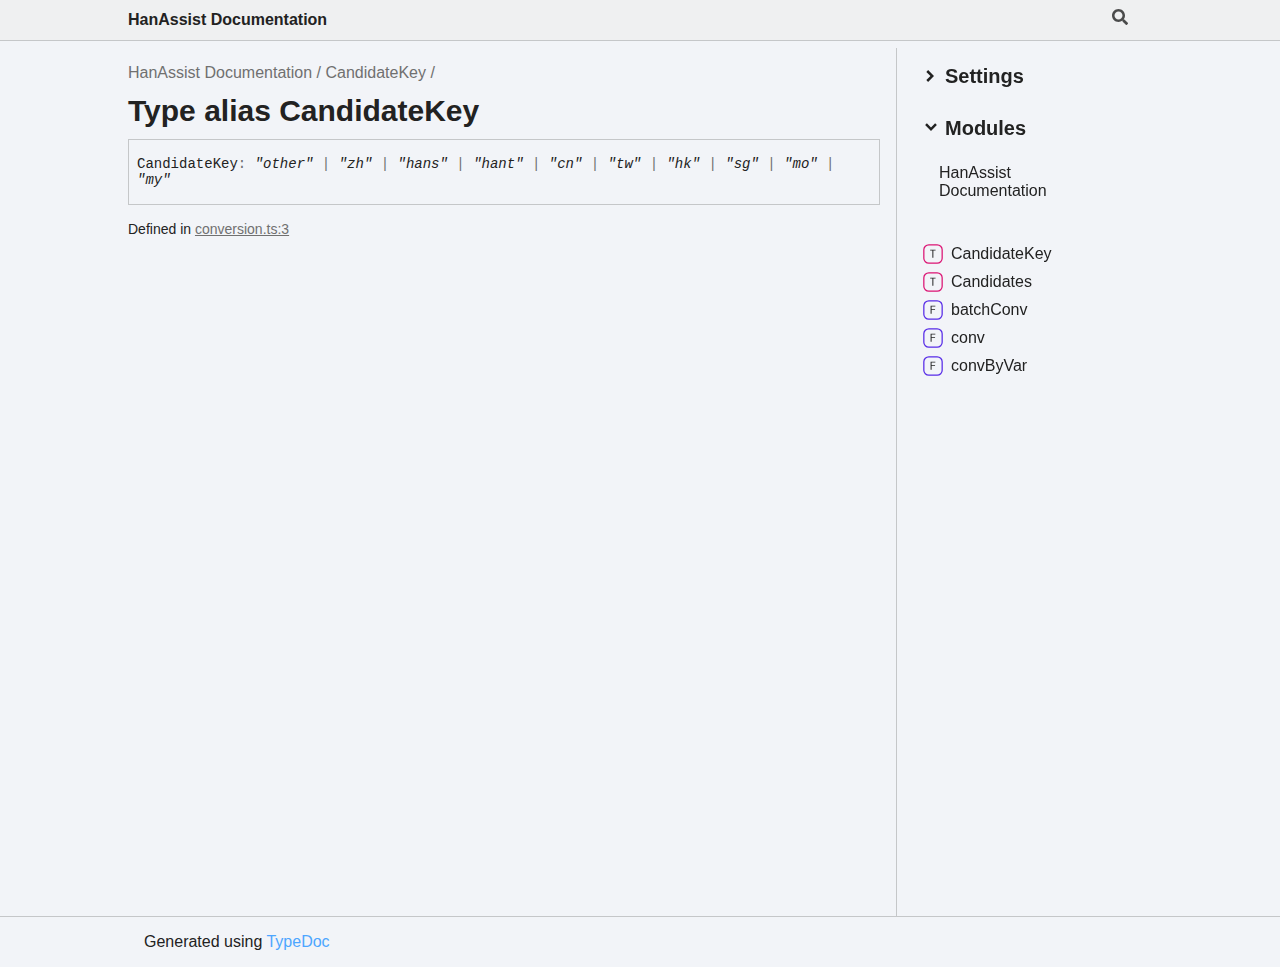
<file: types/CandidateKey.html>
<!DOCTYPE html><html class="default" lang="en"><head><meta charSet="utf-8"/><meta http-equiv="x-ua-compatible" content="IE=edge"/><title>CandidateKey | HanAssist Documentation</title><meta name="description" content="Documentation for HanAssist Documentation"/><meta name="viewport" content="width=device-width, initial-scale=1"/><link rel="stylesheet" href="../assets/style.css"/><link rel="stylesheet" href="../assets/highlight.css"/><script async src="../assets/search.js" id="search-script"></script></head><body><script>document.documentElement.dataset.theme = localStorage.getItem("tsd-theme") || "os"</script><header class="tsd-page-toolbar">
<div class="tsd-toolbar-contents container">
<div class="table-cell" id="tsd-search" data-base="..">
<div class="field"><label for="tsd-search-field" class="tsd-widget search no-caption"><svg width="16" height="16" viewBox="0 0 16 16" fill="none"><path d="M15.7824 13.833L12.6666 10.7177C12.5259 10.5771 12.3353 10.499 12.1353 10.499H11.6259C12.4884 9.39596 13.001 8.00859 13.001 6.49937C13.001 2.90909 10.0914 0 6.50048 0C2.90959 0 0 2.90909 0 6.49937C0 10.0896 2.90959 12.9987 6.50048 12.9987C8.00996 12.9987 9.39756 12.4863 10.5008 11.6239V12.1332C10.5008 12.3332 10.5789 12.5238 10.7195 12.6644L13.8354 15.7797C14.1292 16.0734 14.6042 16.0734 14.8948 15.7797L15.7793 14.8954C16.0731 14.6017 16.0731 14.1267 15.7824 13.833ZM6.50048 10.499C4.29094 10.499 2.50018 8.71165 2.50018 6.49937C2.50018 4.29021 4.28781 2.49976 6.50048 2.49976C8.71001 2.49976 10.5008 4.28708 10.5008 6.49937C10.5008 8.70852 8.71314 10.499 6.50048 10.499Z" fill="var(--color-text)"></path></svg></label><input type="text" id="tsd-search-field" aria-label="Search"/></div>
<ul class="results">
<li class="state loading">Preparing search index...</li>
<li class="state failure">The search index is not available</li></ul><a href="../index.html" class="title">HanAssist Documentation</a></div>
<div class="table-cell" id="tsd-widgets"><a href="#" class="tsd-widget menu no-caption" data-toggle="menu" aria-label="Menu"><svg width="16" height="16" viewBox="0 0 16 16" fill="none"><rect x="1" y="3" width="14" height="2" fill="var(--color-text)"></rect><rect x="1" y="7" width="14" height="2" fill="var(--color-text)"></rect><rect x="1" y="11" width="14" height="2" fill="var(--color-text)"></rect></svg></a></div></div></header>
<div class="container container-main">
<div class="col-8 col-content">
<div class="tsd-page-title">
<ul class="tsd-breadcrumb">
<li><a href="../modules.html">HanAssist Documentation</a></li>
<li><a href="CandidateKey.html">CandidateKey</a></li></ul>
<h1>Type alias CandidateKey</h1></div>
<div class="tsd-signature">Candidate<wbr/>Key<span class="tsd-signature-symbol">:</span> <span class="tsd-signature-type">&quot;other&quot;</span><span class="tsd-signature-symbol"> | </span><span class="tsd-signature-type">&quot;zh&quot;</span><span class="tsd-signature-symbol"> | </span><span class="tsd-signature-type">&quot;hans&quot;</span><span class="tsd-signature-symbol"> | </span><span class="tsd-signature-type">&quot;hant&quot;</span><span class="tsd-signature-symbol"> | </span><span class="tsd-signature-type">&quot;cn&quot;</span><span class="tsd-signature-symbol"> | </span><span class="tsd-signature-type">&quot;tw&quot;</span><span class="tsd-signature-symbol"> | </span><span class="tsd-signature-type">&quot;hk&quot;</span><span class="tsd-signature-symbol"> | </span><span class="tsd-signature-type">&quot;sg&quot;</span><span class="tsd-signature-symbol"> | </span><span class="tsd-signature-type">&quot;mo&quot;</span><span class="tsd-signature-symbol"> | </span><span class="tsd-signature-type">&quot;my&quot;</span></div><aside class="tsd-sources">
<ul>
<li>Defined in <a href="https://github.com/sunafterrainwm/HanAssist/blob/1a6ed57/lib/conversion.ts#L3">conversion.ts:3</a></li></ul></aside></div>
<div class="col-4 col-menu menu-sticky-wrap menu-highlight">
<div class="tsd-navigation settings">
<details class="tsd-index-accordion"><summary class="tsd-accordion-summary">
<h3><svg width="20" height="20" viewBox="0 0 24 24" fill="none"><path d="M4.93896 8.531L12 15.591L19.061 8.531L16.939 6.409L12 11.349L7.06098 6.409L4.93896 8.531Z" fill="var(--color-text)"></path></svg> Settings</h3></summary>
<div class="tsd-accordion-details">
<div class="tsd-filter-visibility">
<h4 class="uppercase">Member Visibility</h4><form>
<ul id="tsd-filter-options">
<li class="tsd-filter-item"><label class="tsd-filter-input"><input type="checkbox" id="tsd-filter-protected" name="protected"/><svg width="32" height="32" viewBox="0 0 32 32" aria-hidden="true"><rect class="tsd-checkbox-background" width="30" height="30" x="1" y="1" rx="6" fill="none"></rect><path class="tsd-checkbox-checkmark" d="M8.35422 16.8214L13.2143 21.75L24.6458 10.25" stroke="none" stroke-width="3.5" stroke-linejoin="round" fill="none"></path></svg><span>Protected</span></label></li>
<li class="tsd-filter-item"><label class="tsd-filter-input"><input type="checkbox" id="tsd-filter-inherited" name="inherited" checked/><svg width="32" height="32" viewBox="0 0 32 32" aria-hidden="true"><rect class="tsd-checkbox-background" width="30" height="30" x="1" y="1" rx="6" fill="none"></rect><path class="tsd-checkbox-checkmark" d="M8.35422 16.8214L13.2143 21.75L24.6458 10.25" stroke="none" stroke-width="3.5" stroke-linejoin="round" fill="none"></path></svg><span>Inherited</span></label></li>
<li class="tsd-filter-item"><label class="tsd-filter-input"><input type="checkbox" id="tsd-filter-external" name="external"/><svg width="32" height="32" viewBox="0 0 32 32" aria-hidden="true"><rect class="tsd-checkbox-background" width="30" height="30" x="1" y="1" rx="6" fill="none"></rect><path class="tsd-checkbox-checkmark" d="M8.35422 16.8214L13.2143 21.75L24.6458 10.25" stroke="none" stroke-width="3.5" stroke-linejoin="round" fill="none"></path></svg><span>External</span></label></li></ul></form></div>
<div class="tsd-theme-toggle">
<h4 class="uppercase">Theme</h4><select id="theme"><option value="os">OS</option><option value="light">Light</option><option value="dark">Dark</option></select></div></div></details></div>
<nav class="tsd-navigation primary">
<details class="tsd-index-accordion" open><summary class="tsd-accordion-summary">
<h3><svg width="20" height="20" viewBox="0 0 24 24" fill="none"><path d="M4.93896 8.531L12 15.591L19.061 8.531L16.939 6.409L12 11.349L7.06098 6.409L4.93896 8.531Z" fill="var(--color-text)"></path></svg> Modules</h3></summary>
<div class="tsd-accordion-details">
<ul>
<li><a href="../modules.html">Han<wbr/>Assist <wbr/>Documentation</a>
<ul></ul></li></ul></div></details></nav>
<nav class="tsd-navigation secondary menu-sticky">
<ul>
<li class="current tsd-kind-type-alias"><a href="CandidateKey.html" class="tsd-index-link"><svg class="tsd-kind-icon" width="24" height="24" viewBox="0 0 24 24"><rect fill="var(--color-icon-background)" stroke="var(--color-ts)" stroke-width="1.5" x="1" y="1" width="22" height="22" rx="6" id="icon-4194304-path"></rect><path d="M11.31 16V8.224H8.91V7.24H14.79V8.224H12.39V16H11.31Z" fill="var(--color-text)" id="icon-4194304-text"></path></svg>Candidate<wbr/>Key</a></li>
<li class="tsd-kind-type-alias"><a href="Candidates.html" class="tsd-index-link"><svg class="tsd-kind-icon" width="24" height="24" viewBox="0 0 24 24"><use href="#icon-4194304-path"></use><use href="#icon-4194304-text"></use></svg>Candidates</a></li>
<li class="tsd-kind-function"><a href="../functions/batchConv.html" class="tsd-index-link"><svg class="tsd-kind-icon" width="24" height="24" viewBox="0 0 24 24"><rect fill="var(--color-icon-background)" stroke="var(--color-ts-function)" stroke-width="1.5" x="1" y="1" width="22" height="22" rx="6" id="icon-64-path"></rect><path d="M9.39 16V7.24H14.55V8.224H10.446V11.128H14.238V12.112H10.47V16H9.39Z" fill="var(--color-text)" id="icon-64-text"></path></svg>batch<wbr/>Conv</a></li>
<li class="tsd-kind-function"><a href="../functions/conv.html" class="tsd-index-link"><svg class="tsd-kind-icon" width="24" height="24" viewBox="0 0 24 24"><use href="#icon-64-path"></use><use href="#icon-64-text"></use></svg>conv</a></li>
<li class="tsd-kind-function"><a href="../functions/convByVar.html" class="tsd-index-link"><svg class="tsd-kind-icon" width="24" height="24" viewBox="0 0 24 24"><use href="#icon-64-path"></use><use href="#icon-64-text"></use></svg>conv<wbr/>By<wbr/>Var</a></li></ul></nav></div></div>
<div class="container tsd-generator">
<p>Generated using <a href="https://typedoc.org/" target="_blank">TypeDoc</a></p></div>
<div class="overlay"></div><script src="../assets/main.js"></script></body></html>
</file>
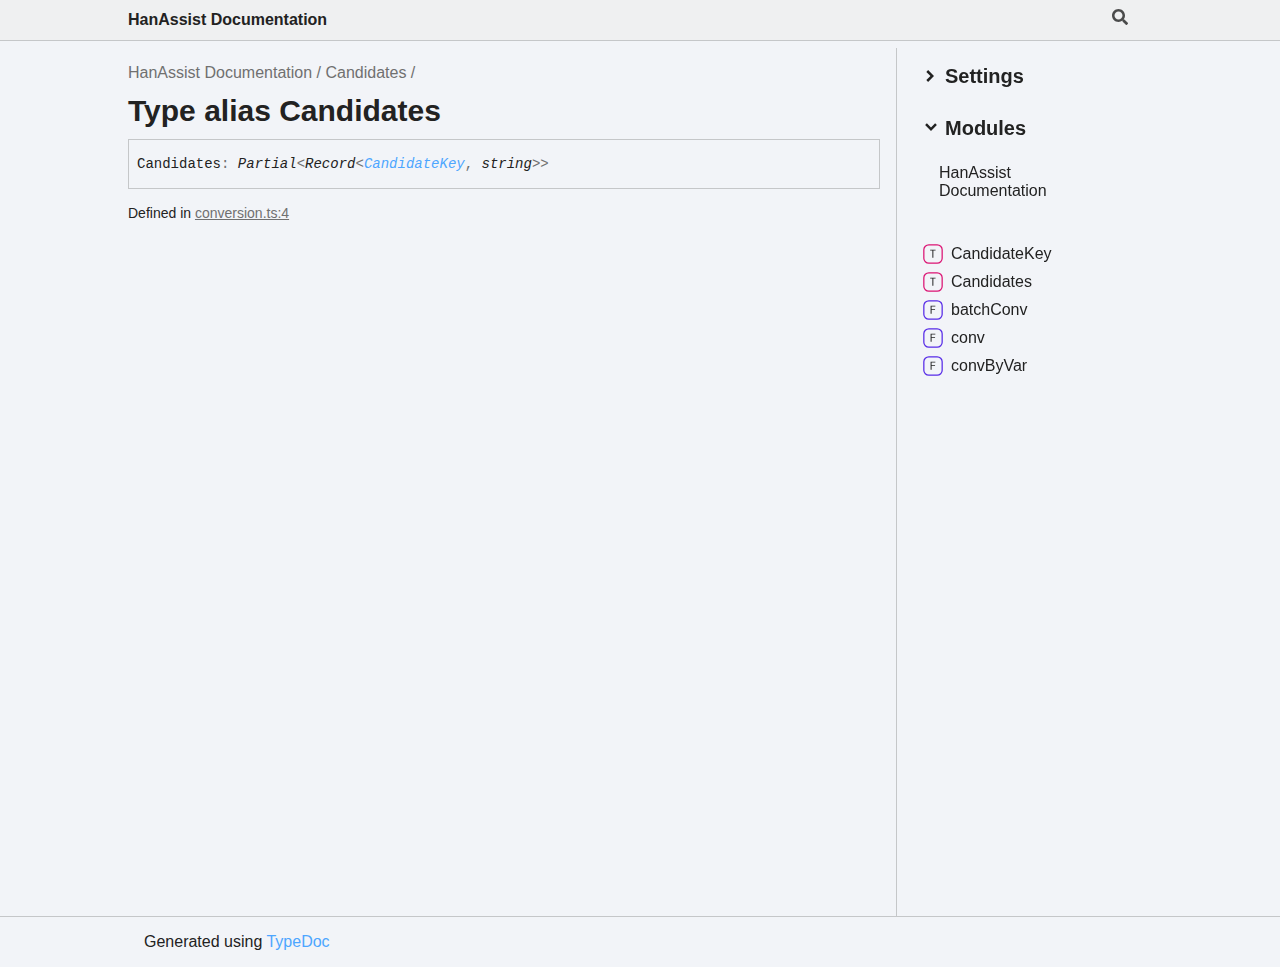
<file: types/Candidates.html>
<!DOCTYPE html><html class="default" lang="en"><head><meta charSet="utf-8"/><meta http-equiv="x-ua-compatible" content="IE=edge"/><title>Candidates | HanAssist Documentation</title><meta name="description" content="Documentation for HanAssist Documentation"/><meta name="viewport" content="width=device-width, initial-scale=1"/><link rel="stylesheet" href="../assets/style.css"/><link rel="stylesheet" href="../assets/highlight.css"/><script async src="../assets/search.js" id="search-script"></script></head><body><script>document.documentElement.dataset.theme = localStorage.getItem("tsd-theme") || "os"</script><header class="tsd-page-toolbar">
<div class="tsd-toolbar-contents container">
<div class="table-cell" id="tsd-search" data-base="..">
<div class="field"><label for="tsd-search-field" class="tsd-widget search no-caption"><svg width="16" height="16" viewBox="0 0 16 16" fill="none"><path d="M15.7824 13.833L12.6666 10.7177C12.5259 10.5771 12.3353 10.499 12.1353 10.499H11.6259C12.4884 9.39596 13.001 8.00859 13.001 6.49937C13.001 2.90909 10.0914 0 6.50048 0C2.90959 0 0 2.90909 0 6.49937C0 10.0896 2.90959 12.9987 6.50048 12.9987C8.00996 12.9987 9.39756 12.4863 10.5008 11.6239V12.1332C10.5008 12.3332 10.5789 12.5238 10.7195 12.6644L13.8354 15.7797C14.1292 16.0734 14.6042 16.0734 14.8948 15.7797L15.7793 14.8954C16.0731 14.6017 16.0731 14.1267 15.7824 13.833ZM6.50048 10.499C4.29094 10.499 2.50018 8.71165 2.50018 6.49937C2.50018 4.29021 4.28781 2.49976 6.50048 2.49976C8.71001 2.49976 10.5008 4.28708 10.5008 6.49937C10.5008 8.70852 8.71314 10.499 6.50048 10.499Z" fill="var(--color-text)"></path></svg></label><input type="text" id="tsd-search-field" aria-label="Search"/></div>
<ul class="results">
<li class="state loading">Preparing search index...</li>
<li class="state failure">The search index is not available</li></ul><a href="../index.html" class="title">HanAssist Documentation</a></div>
<div class="table-cell" id="tsd-widgets"><a href="#" class="tsd-widget menu no-caption" data-toggle="menu" aria-label="Menu"><svg width="16" height="16" viewBox="0 0 16 16" fill="none"><rect x="1" y="3" width="14" height="2" fill="var(--color-text)"></rect><rect x="1" y="7" width="14" height="2" fill="var(--color-text)"></rect><rect x="1" y="11" width="14" height="2" fill="var(--color-text)"></rect></svg></a></div></div></header>
<div class="container container-main">
<div class="col-8 col-content">
<div class="tsd-page-title">
<ul class="tsd-breadcrumb">
<li><a href="../modules.html">HanAssist Documentation</a></li>
<li><a href="Candidates.html">Candidates</a></li></ul>
<h1>Type alias Candidates</h1></div>
<div class="tsd-signature">Candidates<span class="tsd-signature-symbol">:</span> <span class="tsd-signature-type">Partial</span><span class="tsd-signature-symbol">&lt;</span><span class="tsd-signature-type">Record</span><span class="tsd-signature-symbol">&lt;</span><a href="CandidateKey.html" class="tsd-signature-type" data-tsd-kind="Type alias">CandidateKey</a><span class="tsd-signature-symbol">, </span><span class="tsd-signature-type">string</span><span class="tsd-signature-symbol">&gt;</span><span class="tsd-signature-symbol">&gt;</span></div><aside class="tsd-sources">
<ul>
<li>Defined in <a href="https://github.com/sunafterrainwm/HanAssist/blob/1a6ed57/lib/conversion.ts#L4">conversion.ts:4</a></li></ul></aside></div>
<div class="col-4 col-menu menu-sticky-wrap menu-highlight">
<div class="tsd-navigation settings">
<details class="tsd-index-accordion"><summary class="tsd-accordion-summary">
<h3><svg width="20" height="20" viewBox="0 0 24 24" fill="none"><path d="M4.93896 8.531L12 15.591L19.061 8.531L16.939 6.409L12 11.349L7.06098 6.409L4.93896 8.531Z" fill="var(--color-text)"></path></svg> Settings</h3></summary>
<div class="tsd-accordion-details">
<div class="tsd-filter-visibility">
<h4 class="uppercase">Member Visibility</h4><form>
<ul id="tsd-filter-options">
<li class="tsd-filter-item"><label class="tsd-filter-input"><input type="checkbox" id="tsd-filter-protected" name="protected"/><svg width="32" height="32" viewBox="0 0 32 32" aria-hidden="true"><rect class="tsd-checkbox-background" width="30" height="30" x="1" y="1" rx="6" fill="none"></rect><path class="tsd-checkbox-checkmark" d="M8.35422 16.8214L13.2143 21.75L24.6458 10.25" stroke="none" stroke-width="3.5" stroke-linejoin="round" fill="none"></path></svg><span>Protected</span></label></li>
<li class="tsd-filter-item"><label class="tsd-filter-input"><input type="checkbox" id="tsd-filter-inherited" name="inherited" checked/><svg width="32" height="32" viewBox="0 0 32 32" aria-hidden="true"><rect class="tsd-checkbox-background" width="30" height="30" x="1" y="1" rx="6" fill="none"></rect><path class="tsd-checkbox-checkmark" d="M8.35422 16.8214L13.2143 21.75L24.6458 10.25" stroke="none" stroke-width="3.5" stroke-linejoin="round" fill="none"></path></svg><span>Inherited</span></label></li>
<li class="tsd-filter-item"><label class="tsd-filter-input"><input type="checkbox" id="tsd-filter-external" name="external"/><svg width="32" height="32" viewBox="0 0 32 32" aria-hidden="true"><rect class="tsd-checkbox-background" width="30" height="30" x="1" y="1" rx="6" fill="none"></rect><path class="tsd-checkbox-checkmark" d="M8.35422 16.8214L13.2143 21.75L24.6458 10.25" stroke="none" stroke-width="3.5" stroke-linejoin="round" fill="none"></path></svg><span>External</span></label></li></ul></form></div>
<div class="tsd-theme-toggle">
<h4 class="uppercase">Theme</h4><select id="theme"><option value="os">OS</option><option value="light">Light</option><option value="dark">Dark</option></select></div></div></details></div>
<nav class="tsd-navigation primary">
<details class="tsd-index-accordion" open><summary class="tsd-accordion-summary">
<h3><svg width="20" height="20" viewBox="0 0 24 24" fill="none"><path d="M4.93896 8.531L12 15.591L19.061 8.531L16.939 6.409L12 11.349L7.06098 6.409L4.93896 8.531Z" fill="var(--color-text)"></path></svg> Modules</h3></summary>
<div class="tsd-accordion-details">
<ul>
<li><a href="../modules.html">Han<wbr/>Assist <wbr/>Documentation</a>
<ul></ul></li></ul></div></details></nav>
<nav class="tsd-navigation secondary menu-sticky">
<ul>
<li class="tsd-kind-type-alias"><a href="CandidateKey.html" class="tsd-index-link"><svg class="tsd-kind-icon" width="24" height="24" viewBox="0 0 24 24"><rect fill="var(--color-icon-background)" stroke="var(--color-ts)" stroke-width="1.5" x="1" y="1" width="22" height="22" rx="6" id="icon-4194304-path"></rect><path d="M11.31 16V8.224H8.91V7.24H14.79V8.224H12.39V16H11.31Z" fill="var(--color-text)" id="icon-4194304-text"></path></svg>Candidate<wbr/>Key</a></li>
<li class="current tsd-kind-type-alias"><a href="Candidates.html" class="tsd-index-link"><svg class="tsd-kind-icon" width="24" height="24" viewBox="0 0 24 24"><use href="#icon-4194304-path"></use><use href="#icon-4194304-text"></use></svg>Candidates</a></li>
<li class="tsd-kind-function"><a href="../functions/batchConv.html" class="tsd-index-link"><svg class="tsd-kind-icon" width="24" height="24" viewBox="0 0 24 24"><rect fill="var(--color-icon-background)" stroke="var(--color-ts-function)" stroke-width="1.5" x="1" y="1" width="22" height="22" rx="6" id="icon-64-path"></rect><path d="M9.39 16V7.24H14.55V8.224H10.446V11.128H14.238V12.112H10.47V16H9.39Z" fill="var(--color-text)" id="icon-64-text"></path></svg>batch<wbr/>Conv</a></li>
<li class="tsd-kind-function"><a href="../functions/conv.html" class="tsd-index-link"><svg class="tsd-kind-icon" width="24" height="24" viewBox="0 0 24 24"><use href="#icon-64-path"></use><use href="#icon-64-text"></use></svg>conv</a></li>
<li class="tsd-kind-function"><a href="../functions/convByVar.html" class="tsd-index-link"><svg class="tsd-kind-icon" width="24" height="24" viewBox="0 0 24 24"><use href="#icon-64-path"></use><use href="#icon-64-text"></use></svg>conv<wbr/>By<wbr/>Var</a></li></ul></nav></div></div>
<div class="container tsd-generator">
<p>Generated using <a href="https://typedoc.org/" target="_blank">TypeDoc</a></p></div>
<div class="overlay"></div><script src="../assets/main.js"></script></body></html>
</file>
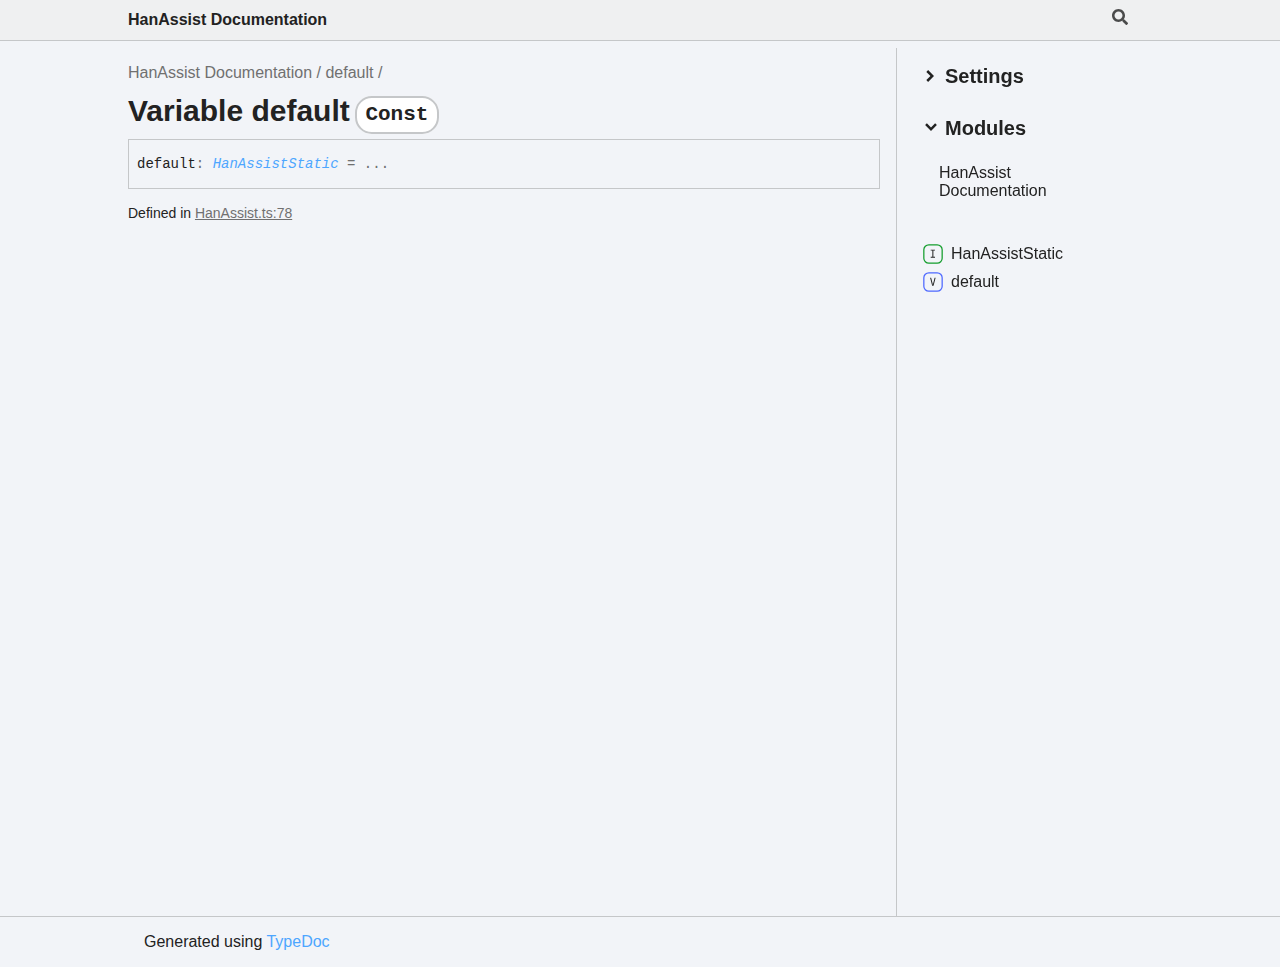
<file: variables/default.html>
<!DOCTYPE html><html class="default" lang="en"><head><meta charSet="utf-8"/><meta http-equiv="x-ua-compatible" content="IE=edge"/><title>default | HanAssist Documentation</title><meta name="description" content="Documentation for HanAssist Documentation"/><meta name="viewport" content="width=device-width, initial-scale=1"/><link rel="stylesheet" href="../assets/style.css"/><link rel="stylesheet" href="../assets/highlight.css"/><script async src="../assets/search.js" id="search-script"></script></head><body><script>document.documentElement.dataset.theme = localStorage.getItem("tsd-theme") || "os"</script><header class="tsd-page-toolbar">
<div class="tsd-toolbar-contents container">
<div class="table-cell" id="tsd-search" data-base="..">
<div class="field"><label for="tsd-search-field" class="tsd-widget search no-caption"><svg width="16" height="16" viewBox="0 0 16 16" fill="none"><path d="M15.7824 13.833L12.6666 10.7177C12.5259 10.5771 12.3353 10.499 12.1353 10.499H11.6259C12.4884 9.39596 13.001 8.00859 13.001 6.49937C13.001 2.90909 10.0914 0 6.50048 0C2.90959 0 0 2.90909 0 6.49937C0 10.0896 2.90959 12.9987 6.50048 12.9987C8.00996 12.9987 9.39756 12.4863 10.5008 11.6239V12.1332C10.5008 12.3332 10.5789 12.5238 10.7195 12.6644L13.8354 15.7797C14.1292 16.0734 14.6042 16.0734 14.8948 15.7797L15.7793 14.8954C16.0731 14.6017 16.0731 14.1267 15.7824 13.833ZM6.50048 10.499C4.29094 10.499 2.50018 8.71165 2.50018 6.49937C2.50018 4.29021 4.28781 2.49976 6.50048 2.49976C8.71001 2.49976 10.5008 4.28708 10.5008 6.49937C10.5008 8.70852 8.71314 10.499 6.50048 10.499Z" fill="var(--color-text)"></path></svg></label><input type="text" id="tsd-search-field" aria-label="Search"/></div>
<ul class="results">
<li class="state loading">Preparing search index...</li>
<li class="state failure">The search index is not available</li></ul><a href="../index.html" class="title">HanAssist Documentation</a></div>
<div class="table-cell" id="tsd-widgets"><a href="#" class="tsd-widget menu no-caption" data-toggle="menu" aria-label="Menu"><svg width="16" height="16" viewBox="0 0 16 16" fill="none"><rect x="1" y="3" width="14" height="2" fill="var(--color-text)"></rect><rect x="1" y="7" width="14" height="2" fill="var(--color-text)"></rect><rect x="1" y="11" width="14" height="2" fill="var(--color-text)"></rect></svg></a></div></div></header>
<div class="container container-main">
<div class="col-8 col-content">
<div class="tsd-page-title">
<ul class="tsd-breadcrumb">
<li><a href="../index.html">HanAssist Documentation</a></li>
<li><a href="default.html">default</a></li></ul>
<h1>Variable default<code class="tsd-tag ts-flagConst">Const</code> </h1></div>
<div class="tsd-signature">default<span class="tsd-signature-symbol">:</span> <a href="../interfaces/HanAssistStatic.html" class="tsd-signature-type" data-tsd-kind="Interface">HanAssistStatic</a><span class="tsd-signature-symbol"> = ...</span></div><aside class="tsd-sources">
<ul>
<li>Defined in <a href="https://github.com/sunafterrainwm/HanAssist/blob/38498de/lib/HanAssist.ts#L78">HanAssist.ts:78</a></li></ul></aside></div>
<div class="col-4 col-menu menu-sticky-wrap menu-highlight">
<div class="tsd-navigation settings">
<details class="tsd-index-accordion"><summary class="tsd-accordion-summary">
<h3><svg width="20" height="20" viewBox="0 0 24 24" fill="none"><path d="M4.93896 8.531L12 15.591L19.061 8.531L16.939 6.409L12 11.349L7.06098 6.409L4.93896 8.531Z" fill="var(--color-text)"></path></svg> Settings</h3></summary>
<div class="tsd-accordion-details">
<div class="tsd-filter-visibility">
<h4 class="uppercase">Member Visibility</h4><form>
<ul id="tsd-filter-options">
<li class="tsd-filter-item"><label class="tsd-filter-input"><input type="checkbox" id="tsd-filter-protected" name="protected"/><svg width="32" height="32" viewBox="0 0 32 32" aria-hidden="true"><rect class="tsd-checkbox-background" width="30" height="30" x="1" y="1" rx="6" fill="none"></rect><path class="tsd-checkbox-checkmark" d="M8.35422 16.8214L13.2143 21.75L24.6458 10.25" stroke="none" stroke-width="3.5" stroke-linejoin="round" fill="none"></path></svg><span>Protected</span></label></li>
<li class="tsd-filter-item"><label class="tsd-filter-input"><input type="checkbox" id="tsd-filter-inherited" name="inherited" checked/><svg width="32" height="32" viewBox="0 0 32 32" aria-hidden="true"><rect class="tsd-checkbox-background" width="30" height="30" x="1" y="1" rx="6" fill="none"></rect><path class="tsd-checkbox-checkmark" d="M8.35422 16.8214L13.2143 21.75L24.6458 10.25" stroke="none" stroke-width="3.5" stroke-linejoin="round" fill="none"></path></svg><span>Inherited</span></label></li>
<li class="tsd-filter-item"><label class="tsd-filter-input"><input type="checkbox" id="tsd-filter-external" name="external"/><svg width="32" height="32" viewBox="0 0 32 32" aria-hidden="true"><rect class="tsd-checkbox-background" width="30" height="30" x="1" y="1" rx="6" fill="none"></rect><path class="tsd-checkbox-checkmark" d="M8.35422 16.8214L13.2143 21.75L24.6458 10.25" stroke="none" stroke-width="3.5" stroke-linejoin="round" fill="none"></path></svg><span>External</span></label></li></ul></form></div>
<div class="tsd-theme-toggle">
<h4 class="uppercase">Theme</h4><select id="theme"><option value="os">OS</option><option value="light">Light</option><option value="dark">Dark</option></select></div></div></details></div>
<nav class="tsd-navigation primary">
<details class="tsd-index-accordion" open><summary class="tsd-accordion-summary">
<h3><svg width="20" height="20" viewBox="0 0 24 24" fill="none"><path d="M4.93896 8.531L12 15.591L19.061 8.531L16.939 6.409L12 11.349L7.06098 6.409L4.93896 8.531Z" fill="var(--color-text)"></path></svg> Modules</h3></summary>
<div class="tsd-accordion-details">
<ul>
<li><a href="../index.html">Han<wbr/>Assist <wbr/>Documentation</a>
<ul></ul></li></ul></div></details></nav>
<nav class="tsd-navigation secondary menu-sticky">
<ul>
<li class="tsd-kind-interface"><a href="../interfaces/HanAssistStatic.html" class="tsd-index-link"><svg class="tsd-kind-icon" width="24" height="24" viewBox="0 0 24 24"><rect fill="var(--color-icon-background)" stroke="var(--color-ts-interface)" stroke-width="1.5" x="1" y="1" width="22" height="22" rx="6" id="icon-256-path"></rect><path d="M9.51 16V15.016H11.298V8.224H9.51V7.24H14.19V8.224H12.402V15.016H14.19V16H9.51Z" fill="var(--color-text)" id="icon-256-text"></path></svg>Han<wbr/>Assist<wbr/>Static</a></li>
<li class="current tsd-kind-variable"><a href="default.html" class="tsd-index-link"><svg class="tsd-kind-icon" width="24" height="24" viewBox="0 0 24 24"><rect fill="var(--color-icon-background)" stroke="var(--color-ts-variable)" stroke-width="1.5" x="1" y="1" width="22" height="22" rx="6" id="icon-32-path"></rect><path d="M11.106 16L8.85 7.24H9.966L11.454 13.192C11.558 13.608 11.646 13.996 11.718 14.356C11.79 14.708 11.842 14.976 11.874 15.16C11.906 14.976 11.954 14.708 12.018 14.356C12.09 13.996 12.178 13.608 12.282 13.192L13.758 7.24H14.85L12.582 16H11.106Z" fill="var(--color-text)" id="icon-32-text"></path></svg>default</a></li></ul></nav></div></div>
<div class="container tsd-generator">
<p>Generated using <a href="https://typedoc.org/" target="_blank">TypeDoc</a></p></div>
<div class="overlay"></div><script src="../assets/main.js"></script></body></html>
</file>
<file: assets/style.css>
:root {
    /* Light */
    --light-color-background: #f2f4f8;
    --light-color-background-secondary: #eff0f1;
    --light-color-icon-background: var(--light-color-background);
    --light-color-accent: #c5c7c9;
    --light-color-text: #222;
    --light-color-text-aside: #707070;
    --light-color-link: #4da6ff;
    --light-color-ts: #db1373;
    --light-color-ts-interface: #139d2c;
    --light-color-ts-enum: #9c891a;
    --light-color-ts-class: #2484e5;
    --light-color-ts-function: #572be7;
    --light-color-ts-namespace: #b111c9;
    --light-color-ts-private: #707070;
    --light-color-ts-variable: #4d68ff;
    --light-external-icon: url("data:image/svg+xml;utf8,<svg xmlns='http://www.w3.org/2000/svg' viewBox='0 0 100 100' width='10' height='10'><path fill-opacity='0' stroke='%23000' stroke-width='10' d='m43,35H5v60h60V57M45,5v10l10,10-30,30 20,20 30-30 10,10h10V5z'/></svg>");
    --light-color-scheme: light;

    /* Dark */
    --dark-color-background: #2b2e33;
    --dark-color-background-secondary: #1e2024;
    --dark-color-icon-background: var(--dark-color-background-secondary);
    --dark-color-accent: #9096a2;
    --dark-color-text: #f5f5f5;
    --dark-color-text-aside: #dddddd;
    --dark-color-link: #00aff4;
    --dark-color-ts: #ff6492;
    --dark-color-ts-interface: #6cff87;
    --dark-color-ts-enum: #f4d93e;
    --dark-color-ts-class: #61b0ff;
    --dark-color-ts-function: #9772ff;
    --dark-color-ts-namespace: #e14dff;
    --dark-color-ts-private: #e2e2e2;
    --dark-color-ts-variable: #4d68ff;
    --dark-external-icon: url("data:image/svg+xml;utf8,<svg xmlns='http://www.w3.org/2000/svg' viewBox='0 0 100 100' width='10' height='10'><path fill-opacity='0' stroke='%23fff' stroke-width='10' d='m43,35H5v60h60V57M45,5v10l10,10-30,30 20,20 30-30 10,10h10V5z'/></svg>");
    --dark-color-scheme: dark;
}

@media (prefers-color-scheme: light) {
    :root {
        --color-background: var(--light-color-background);
        --color-background-secondary: var(--light-color-background-secondary);
        --color-icon-background: var(--light-color-icon-background);
        --color-accent: var(--light-color-accent);
        --color-text: var(--light-color-text);
        --color-text-aside: var(--light-color-text-aside);
        --color-link: var(--light-color-link);
        --color-ts: var(--light-color-ts);
        --color-ts-interface: var(--light-color-ts-interface);
        --color-ts-enum: var(--light-color-ts-enum);
        --color-ts-class: var(--light-color-ts-class);
        --color-ts-function: var(--light-color-ts-function);
        --color-ts-namespace: var(--light-color-ts-namespace);
        --color-ts-private: var(--light-color-ts-private);
        --color-ts-variable: var(--light-color-ts-variable);
        --external-icon: var(--light-external-icon);
        --color-scheme: var(--light-color-scheme);
    }
}

@media (prefers-color-scheme: dark) {
    :root {
        --color-background: var(--dark-color-background);
        --color-background-secondary: var(--dark-color-background-secondary);
        --color-icon-background: var(--dark-color-icon-background);
        --color-accent: var(--dark-color-accent);
        --color-text: var(--dark-color-text);
        --color-text-aside: var(--dark-color-text-aside);
        --color-link: var(--dark-color-link);
        --color-ts: var(--dark-color-ts);
        --color-ts-interface: var(--dark-color-ts-interface);
        --color-ts-enum: var(--dark-color-ts-enum);
        --color-ts-class: var(--dark-color-ts-class);
        --color-ts-function: var(--dark-color-ts-function);
        --color-ts-namespace: var(--dark-color-ts-namespace);
        --color-ts-private: var(--dark-color-ts-private);
        --color-ts-variable: var(--dark-color-ts-variable);
        --external-icon: var(--dark-external-icon);
        --color-scheme: var(--dark-color-scheme);
    }
}

html {
    color-scheme: var(--color-scheme);
}

body {
    margin: 0;
}

:root[data-theme="light"] {
    --color-background: var(--light-color-background);
    --color-background-secondary: var(--light-color-background-secondary);
    --color-icon-background: var(--light-color-icon-background);
    --color-accent: var(--light-color-accent);
    --color-text: var(--light-color-text);
    --color-text-aside: var(--light-color-text-aside);
    --color-link: var(--light-color-link);
    --color-ts: var(--light-color-ts);
    --color-ts-interface: var(--light-color-ts-interface);
    --color-ts-enum: var(--light-color-ts-enum);
    --color-ts-class: var(--light-color-ts-class);
    --color-ts-function: var(--light-color-ts-function);
    --color-ts-namespace: var(--light-color-ts-namespace);
    --color-ts-private: var(--light-color-ts-private);
    --color-ts-variable: var(--light-color-ts-variable);
    --external-icon: var(--light-external-icon);
    --color-scheme: var(--light-color-scheme);
}

:root[data-theme="dark"] {
    --color-background: var(--dark-color-background);
    --color-background-secondary: var(--dark-color-background-secondary);
    --color-icon-background: var(--dark-color-icon-background);
    --color-accent: var(--dark-color-accent);
    --color-text: var(--dark-color-text);
    --color-text-aside: var(--dark-color-text-aside);
    --color-link: var(--dark-color-link);
    --color-ts: var(--dark-color-ts);
    --color-ts-interface: var(--dark-color-ts-interface);
    --color-ts-enum: var(--dark-color-ts-enum);
    --color-ts-class: var(--dark-color-ts-class);
    --color-ts-function: var(--dark-color-ts-function);
    --color-ts-namespace: var(--dark-color-ts-namespace);
    --color-ts-private: var(--dark-color-ts-private);
    --color-ts-variable: var(--dark-color-ts-variable);
    --external-icon: var(--dark-external-icon);
    --color-scheme: var(--dark-color-scheme);
}

h1,
h2,
h3,
h4,
h5,
h6 {
    line-height: 1.2;
}

h1 {
    font-size: 1.875rem;
    margin: 0.67rem 0;
}

h2 {
    font-size: 1.5rem;
    margin: 0.83rem 0;
}

h3 {
    font-size: 1.25rem;
    margin: 1rem 0;
}

h4 {
    font-size: 1.05rem;
    margin: 1.33rem 0;
}

h5 {
    font-size: 1rem;
    margin: 1.5rem 0;
}

h6 {
    font-size: 0.875rem;
    margin: 2.33rem 0;
}

.uppercase {
    text-transform: uppercase;
}

pre {
    white-space: pre;
    white-space: pre-wrap;
    word-wrap: break-word;
}

dl,
menu,
ol,
ul {
    margin: 1em 0;
}

dd {
    margin: 0 0 0 40px;
}

.container {
    max-width: 1600px;
    padding: 0 2rem;
}

@media (min-width: 640px) {
    .container {
        padding: 0 4rem;
    }
}
@media (min-width: 1200px) {
    .container {
        padding: 0 8rem;
    }
}
@media (min-width: 1600px) {
    .container {
        padding: 0 12rem;
    }
}

/* Footer */
.tsd-generator {
    border-top: 1px solid var(--color-accent);
    padding-top: 1rem;
    padding-bottom: 1rem;
    max-height: 3.5rem;
}

.tsd-generator > p {
    margin-top: 0;
    margin-bottom: 0;
    padding: 0 1rem;
}

.container-main {
    display: flex;
    justify-content: space-between;
    position: relative;
    margin: 0 auto;
}

.col-4,
.col-8 {
    box-sizing: border-box;
    float: left;
    padding: 2rem 1rem;
}

.col-4 {
    flex: 0 0 25%;
}
.col-8 {
    flex: 1 0;
    flex-wrap: wrap;
    padding-left: 0;
}

@keyframes fade-in {
    from {
        opacity: 0;
    }
    to {
        opacity: 1;
    }
}
@keyframes fade-out {
    from {
        opacity: 1;
        visibility: visible;
    }
    to {
        opacity: 0;
    }
}
@keyframes fade-in-delayed {
    0% {
        opacity: 0;
    }
    33% {
        opacity: 0;
    }
    100% {
        opacity: 1;
    }
}
@keyframes fade-out-delayed {
    0% {
        opacity: 1;
        visibility: visible;
    }
    66% {
        opacity: 0;
    }
    100% {
        opacity: 0;
    }
}
@keyframes shift-to-left {
    from {
        transform: translate(0, 0);
    }
    to {
        transform: translate(-25%, 0);
    }
}
@keyframes unshift-to-left {
    from {
        transform: translate(-25%, 0);
    }
    to {
        transform: translate(0, 0);
    }
}
@keyframes pop-in-from-right {
    from {
        transform: translate(100%, 0);
    }
    to {
        transform: translate(0, 0);
    }
}
@keyframes pop-out-to-right {
    from {
        transform: translate(0, 0);
        visibility: visible;
    }
    to {
        transform: translate(100%, 0);
    }
}
body {
    background: var(--color-background);
    font-family: "Segoe UI", sans-serif;
    font-size: 16px;
    color: var(--color-text);
}

a {
    color: var(--color-link);
    text-decoration: none;
}
a:hover {
    text-decoration: underline;
}
a.external[target="_blank"] {
    background-image: var(--external-icon);
    background-position: top 3px right;
    background-repeat: no-repeat;
    padding-right: 13px;
}

code,
pre {
    font-family: Menlo, Monaco, Consolas, "Courier New", monospace;
    padding: 0.2em;
    margin: 0;
    font-size: 0.875rem;
    border-radius: 0.8em;
}

pre {
    padding: 10px;
    border: 0.1em solid var(--color-accent);
}
pre code {
    padding: 0;
    font-size: 100%;
}

blockquote {
    margin: 1em 0;
    padding-left: 1em;
    border-left: 4px solid gray;
}

.tsd-typography {
    line-height: 1.333em;
}
.tsd-typography ul {
    list-style: square;
    padding: 0 0 0 20px;
    margin: 0;
}
.tsd-typography h4,
.tsd-typography .tsd-index-panel h3,
.tsd-index-panel .tsd-typography h3,
.tsd-typography h5,
.tsd-typography h6 {
    font-size: 1em;
    margin: 0;
}
.tsd-typography h5,
.tsd-typography h6 {
    font-weight: normal;
}
.tsd-typography p,
.tsd-typography ul,
.tsd-typography ol {
    margin: 1em 0;
}

@media (max-width: 1024px) {
    html .col-content {
        float: none;
        max-width: 100%;
        width: 100%;
        padding-top: 3rem;
    }
    html .col-menu {
        position: fixed !important;
        overflow-y: auto;
        -webkit-overflow-scrolling: touch;
        z-index: 1024;
        top: 0 !important;
        bottom: 0 !important;
        left: auto !important;
        right: 0 !important;
        padding: 1.5rem 1.5rem 0 0;
        max-width: 25rem;
        visibility: hidden;
        background-color: var(--color-background);
        transform: translate(100%, 0);
    }
    html .col-menu > *:last-child {
        padding-bottom: 20px;
    }
    html .overlay {
        content: "";
        display: block;
        position: fixed;
        z-index: 1023;
        top: 0;
        left: 0;
        right: 0;
        bottom: 0;
        background-color: rgba(0, 0, 0, 0.75);
        visibility: hidden;
    }

    .to-has-menu .overlay {
        animation: fade-in 0.4s;
    }

    .to-has-menu :is(header, footer, .col-content) {
        animation: shift-to-left 0.4s;
    }

    .to-has-menu .col-menu {
        animation: pop-in-from-right 0.4s;
    }

    .from-has-menu .overlay {
        animation: fade-out 0.4s;
    }

    .from-has-menu :is(header, footer, .col-content) {
        animation: unshift-to-left 0.4s;
    }

    .from-has-menu .col-menu {
        animation: pop-out-to-right 0.4s;
    }

    .has-menu body {
        overflow: hidden;
    }
    .has-menu .overlay {
        visibility: visible;
    }
    .has-menu :is(header, footer, .col-content) {
        transform: translate(-25%, 0);
    }
    .has-menu .col-menu {
        visibility: visible;
        transform: translate(0, 0);
        display: grid;
        align-items: center;
        grid-template-rows: auto 1fr;
        grid-gap: 1.5rem;
        max-height: 100vh;
        padding: 1rem 2rem;
    }
    .has-menu .tsd-navigation {
        max-height: 100%;
    }
}

.tsd-breadcrumb {
    margin: 0;
    padding: 0;
    color: var(--color-text-aside);
}
.tsd-breadcrumb a {
    color: var(--color-text-aside);
    text-decoration: none;
}
.tsd-breadcrumb a:hover {
    text-decoration: underline;
}
.tsd-breadcrumb li {
    display: inline;
}
.tsd-breadcrumb li:after {
    content: " / ";
}

.tsd-comment-tags {
    display: flex;
    flex-direction: column;
}
dl.tsd-comment-tag-group {
    display: flex;
    align-items: center;
    overflow: hidden;
    margin: 0.5em 0;
}
dl.tsd-comment-tag-group dt {
    display: flex;
    margin-right: 0.5em;
    font-size: 0.875em;
    font-weight: normal;
}
dl.tsd-comment-tag-group dd {
    margin: 0;
}
code.tsd-tag {
    padding: 0.25em 0.4em;
    border: 0.1em solid var(--color-accent);
    margin-right: 0.25em;
    font-size: 70%;
}
h1 code.tsd-tag:first-of-type {
    margin-left: 0.25em;
}

dl.tsd-comment-tag-group dd:before,
dl.tsd-comment-tag-group dd:after {
    content: " ";
}
dl.tsd-comment-tag-group dd pre,
dl.tsd-comment-tag-group dd:after {
    clear: both;
}
dl.tsd-comment-tag-group p {
    margin: 0;
}

.tsd-panel.tsd-comment .lead {
    font-size: 1.1em;
    line-height: 1.333em;
    margin-bottom: 2em;
}
.tsd-panel.tsd-comment .lead:last-child {
    margin-bottom: 0;
}

.tsd-filter-visibility h4 {
    font-size: 1rem;
    padding-top: 0.75rem;
    padding-bottom: 0.5rem;
    margin: 0;
}
.tsd-filter-item:not(:last-child) {
    margin-bottom: 0.5rem;
}
.tsd-filter-input {
    display: flex;
    width: fit-content;
    width: -moz-fit-content;
    align-items: center;
    user-select: none;
    -webkit-user-select: none;
    -moz-user-select: none;
    -ms-user-select: none;
    cursor: pointer;
}
.tsd-filter-input input[type="checkbox"] {
    cursor: pointer;
    position: absolute;
    width: 1.5em;
    height: 1.5em;
    opacity: 0;
}
.tsd-filter-input input[type="checkbox"]:disabled {
    pointer-events: none;
}
.tsd-filter-input svg {
    cursor: pointer;
    width: 1.5em;
    height: 1.5em;
    margin-right: 0.5em;
    border-radius: 0.33em;
    /* Leaving this at full opacity breaks event listeners on Firefox.
    Don't remove unless you know what you're doing. */
    opacity: 0.99;
}
.tsd-filter-input input[type="checkbox"]:focus + svg {
    transform: scale(0.95);
}
.tsd-filter-input input[type="checkbox"]:focus:not(:focus-visible) + svg {
    transform: scale(1);
}
.tsd-checkbox-background {
    fill: var(--color-accent);
}
input[type="checkbox"]:checked ~ svg .tsd-checkbox-checkmark {
    stroke: var(--color-text);
}
.tsd-filter-input input:disabled ~ svg > .tsd-checkbox-background {
    fill: var(--color-background);
    stroke: var(--color-accent);
    stroke-width: 0.25rem;
}
.tsd-filter-input input:disabled ~ svg > .tsd-checkbox-checkmark {
    stroke: var(--color-accent);
}

.tsd-theme-toggle {
    padding-top: 0.75rem;
}
.tsd-theme-toggle > h4 {
    display: inline;
    vertical-align: middle;
    margin-right: 0.75rem;
}

.tsd-hierarchy {
    list-style: square;
    margin: 0;
}
.tsd-hierarchy .target {
    font-weight: bold;
}

.tsd-panel-group.tsd-index-group {
    margin-bottom: 0;
}
.tsd-index-panel .tsd-index-list {
    list-style: none;
    line-height: 1.333em;
    margin: 0;
    padding: 0.25rem 0 0 0;
    overflow: hidden;
    display: grid;
    grid-template-columns: repeat(3, 1fr);
    column-gap: 1rem;
    grid-template-rows: auto;
}
@media (max-width: 1024px) {
    .tsd-index-panel .tsd-index-list {
        grid-template-columns: repeat(2, 1fr);
    }
}
@media (max-width: 768px) {
    .tsd-index-panel .tsd-index-list {
        grid-template-columns: repeat(1, 1fr);
    }
}
.tsd-index-panel .tsd-index-list li {
    -webkit-page-break-inside: avoid;
    -moz-page-break-inside: avoid;
    -ms-page-break-inside: avoid;
    -o-page-break-inside: avoid;
    page-break-inside: avoid;
}
.tsd-index-panel a,
.tsd-index-panel a.tsd-parent-kind-module {
    color: var(--color-ts);
}
.tsd-index-panel a.tsd-parent-kind-interface {
    color: var(--color-ts-interface);
}
.tsd-index-panel a.tsd-parent-kind-enum {
    color: var(--color-ts-enum);
}
.tsd-index-panel a.tsd-parent-kind-class {
    color: var(--color-ts-class);
}
.tsd-index-panel a.tsd-kind-module {
    color: var(--color-ts-namespace);
}
.tsd-index-panel a.tsd-kind-interface {
    color: var(--color-ts-interface);
}
.tsd-index-panel a.tsd-kind-enum {
    color: var(--color-ts-enum);
}
.tsd-index-panel a.tsd-kind-class {
    color: var(--color-ts-class);
}
.tsd-index-panel a.tsd-kind-function {
    color: var(--color-ts-function);
}
.tsd-index-panel a.tsd-kind-namespace {
    color: var(--color-ts-namespace);
}
.tsd-index-panel a.tsd-kind-variable {
    color: var(--color-ts-variable);
}
.tsd-index-panel a.tsd-is-private {
    color: var(--color-ts-private);
}

.tsd-flag {
    display: inline-block;
    padding: 0.25em 0.4em;
    border-radius: 4px;
    color: var(--color-comment-tag-text);
    background-color: var(--color-comment-tag);
    text-indent: 0;
    font-size: 75%;
    line-height: 1;
    font-weight: normal;
}

.tsd-anchor {
    position: absolute;
    top: -100px;
}

.tsd-member {
    position: relative;
}
.tsd-member .tsd-anchor + h3 {
    display: flex;
    align-items: center;
    margin-top: 0;
    margin-bottom: 0;
    border-bottom: none;
}
.tsd-member [data-tsd-kind] {
    color: var(--color-ts);
}
.tsd-member [data-tsd-kind="Interface"] {
    color: var(--color-ts-interface);
}
.tsd-member [data-tsd-kind="Enum"] {
    color: var(--color-ts-enum);
}
.tsd-member [data-tsd-kind="Class"] {
    color: var(--color-ts-class);
}
.tsd-member [data-tsd-kind="Private"] {
    color: var(--color-ts-private);
}

.tsd-navigation a {
    display: block;
    margin: 0.4rem 0;
    border-left: 2px solid transparent;
    color: var(--color-text);
    text-decoration: none;
    transition: border-left-color 0.1s;
}
.tsd-navigation a:hover {
    text-decoration: underline;
}
.tsd-navigation ul {
    margin: 0;
    padding: 0;
    list-style: none;
}
.tsd-navigation li {
    padding: 0;
}

.tsd-navigation.primary .tsd-accordion-details > ul {
    margin-top: 0.75rem;
}
.tsd-navigation.primary a {
    padding: 0.75rem 0.5rem;
    margin: 0;
}
.tsd-navigation.primary ul li a {
    margin-left: 0.5rem;
}
.tsd-navigation.primary ul li li a {
    margin-left: 1.5rem;
}
.tsd-navigation.primary ul li li li a {
    margin-left: 2.5rem;
}
.tsd-navigation.primary ul li li li li a {
    margin-left: 3.5rem;
}
.tsd-navigation.primary ul li li li li li a {
    margin-left: 4.5rem;
}
.tsd-navigation.primary ul li li li li li li a {
    margin-left: 5.5rem;
}
.tsd-navigation.primary li.current > a {
    border-left: 0.15rem var(--color-text) solid;
}
.tsd-navigation.primary li.selected > a {
    font-weight: bold;
    border-left: 0.2rem var(--color-text) solid;
}
.tsd-navigation.primary ul li a:hover {
    border-left: 0.2rem var(--color-text-aside) solid;
}
.tsd-navigation.primary li.globals + li > span,
.tsd-navigation.primary li.globals + li > a {
    padding-top: 20px;
}

.tsd-navigation.secondary.tsd-navigation--toolbar-hide {
    max-height: calc(100vh - 1rem);
    top: 0.5rem;
}
.tsd-navigation.secondary > ul {
    display: inline;
    padding-right: 0.5rem;
    transition: opacity 0.2s;
}
.tsd-navigation.secondary ul li a {
    padding-left: 0;
}
.tsd-navigation.secondary ul li li a {
    padding-left: 1.1rem;
}
.tsd-navigation.secondary ul li li li a {
    padding-left: 2.2rem;
}
.tsd-navigation.secondary ul li li li li a {
    padding-left: 3.3rem;
}
.tsd-navigation.secondary ul li li li li li a {
    padding-left: 4.4rem;
}
.tsd-navigation.secondary ul li li li li li li a {
    padding-left: 5.5rem;
}

a.tsd-index-link {
    margin: 0.25rem 0;
    font-size: 1rem;
    line-height: 1.25rem;
    display: inline-flex;
    align-items: center;
}
.tsd-accordion-summary > h1,
.tsd-accordion-summary > h2,
.tsd-accordion-summary > h3,
.tsd-accordion-summary > h4,
.tsd-accordion-summary > h5 {
    display: inline-flex;
    align-items: center;
    vertical-align: middle;
    margin-bottom: 0;
    user-select: none;
    -moz-user-select: none;
    -webkit-user-select: none;
    -ms-user-select: none;
}
.tsd-accordion-summary {
    display: block;
    cursor: pointer;
}
.tsd-accordion-summary > * {
    margin-top: 0;
    margin-bottom: 0;
    padding-top: 0;
    padding-bottom: 0;
}
.tsd-accordion-summary::-webkit-details-marker {
    display: none;
}
.tsd-index-accordion .tsd-accordion-summary svg {
    margin-right: 0.25rem;
}
.tsd-index-content > :not(:first-child) {
    margin-top: 0.75rem;
}
.tsd-index-heading {
    margin-top: 1.5rem;
    margin-bottom: 0.75rem;
}

.tsd-kind-icon {
    margin-right: 0.5rem;
    width: 1.25rem;
    height: 1.25rem;
    min-width: 1.25rem;
    min-height: 1.25rem;
}
.tsd-kind-icon path {
    transform-origin: center;
    transform: scale(1.1);
}
.tsd-signature > .tsd-kind-icon {
    margin-right: 0.8rem;
}

@media (min-width: 1024px) {
    .col-content {
        margin: 2rem auto;
    }

    .menu-sticky-wrap {
        position: sticky;
        height: calc(100vh - 2rem);
        top: 4rem;
        right: 0;
        padding: 0 1.5rem;
        padding-top: 1rem;
        margin-top: 3rem;
        transition: 0.3s ease-in-out;
        transition-property: top, padding-top, padding, height;
        overflow-y: auto;
    }
    .col-menu {
        border-left: 1px solid var(--color-accent);
    }
    .col-menu--hide {
        top: 1rem;
    }
    .col-menu .tsd-navigation:not(:last-child) {
        padding-bottom: 1.75rem;
    }
}

.tsd-panel {
    margin-bottom: 2.5rem;
}
.tsd-panel.tsd-member {
    margin-bottom: 4rem;
}
.tsd-panel:empty {
    display: none;
}
.tsd-panel > h1,
.tsd-panel > h2,
.tsd-panel > h3 {
    margin: 1.5rem -1.5rem 0.75rem -1.5rem;
    padding: 0 1.5rem 0.75rem 1.5rem;
}
.tsd-panel > h1.tsd-before-signature,
.tsd-panel > h2.tsd-before-signature,
.tsd-panel > h3.tsd-before-signature {
    margin-bottom: 0;
    border-bottom: none;
}

.tsd-panel-group {
    margin: 4rem 0;
}
.tsd-panel-group.tsd-index-group {
    margin: 2rem 0;
}
.tsd-panel-group.tsd-index-group details {
    margin: 2rem 0;
}

#tsd-search {
    transition: background-color 0.2s;
}
#tsd-search .title {
    position: relative;
    z-index: 2;
}
#tsd-search .field {
    position: absolute;
    left: 0;
    top: 0;
    right: 2.5rem;
    height: 100%;
}
#tsd-search .field input {
    box-sizing: border-box;
    position: relative;
    top: -50px;
    z-index: 1;
    width: 100%;
    padding: 0 10px;
    opacity: 0;
    outline: 0;
    border: 0;
    background: transparent;
    color: var(--color-text);
}
#tsd-search .field label {
    position: absolute;
    overflow: hidden;
    right: -40px;
}
#tsd-search .field input,
#tsd-search .title {
    transition: opacity 0.2s;
}
#tsd-search .results {
    position: absolute;
    visibility: hidden;
    top: 40px;
    width: 100%;
    margin: 0;
    padding: 0;
    list-style: none;
    box-shadow: 0 0 4px rgba(0, 0, 0, 0.25);
}
#tsd-search .results li {
    padding: 0 10px;
    background-color: var(--color-background);
}
#tsd-search .results li:nth-child(even) {
    background-color: var(--color-background-secondary);
}
#tsd-search .results li.state {
    display: none;
}
#tsd-search .results li.current,
#tsd-search .results li:hover {
    background-color: var(--color-accent);
}
#tsd-search .results a {
    display: block;
}
#tsd-search .results a:before {
    top: 10px;
}
#tsd-search .results span.parent {
    color: var(--color-text-aside);
    font-weight: normal;
}
#tsd-search.has-focus {
    background-color: var(--color-accent);
}
#tsd-search.has-focus .field input {
    top: 0;
    opacity: 1;
}
#tsd-search.has-focus .title {
    z-index: 0;
    opacity: 0;
}
#tsd-search.has-focus .results {
    visibility: visible;
}
#tsd-search.loading .results li.state.loading {
    display: block;
}
#tsd-search.failure .results li.state.failure {
    display: block;
}

.tsd-signature {
    margin: 0 0 1rem 0;
    padding: 1rem 0.5rem;
    border: 1px solid var(--color-accent);
    font-family: Menlo, Monaco, Consolas, "Courier New", monospace;
    font-size: 14px;
    overflow-x: auto;
}

.tsd-signature-symbol {
    color: var(--color-text-aside);
    font-weight: normal;
}

.tsd-signature-type {
    font-style: italic;
    font-weight: normal;
}

.tsd-signatures {
    padding: 0;
    margin: 0 0 1em 0;
    list-style-type: none;
}
.tsd-signatures .tsd-signature {
    margin: 0;
    border-color: var(--color-accent);
    border-width: 1px 0;
    transition: background-color 0.1s;
}
.tsd-description .tsd-signatures .tsd-signature {
    border-width: 1px;
}

ul.tsd-parameter-list,
ul.tsd-type-parameter-list {
    list-style: square;
    margin: 0;
    padding-left: 20px;
}
ul.tsd-parameter-list > li.tsd-parameter-signature,
ul.tsd-type-parameter-list > li.tsd-parameter-signature {
    list-style: none;
    margin-left: -20px;
}
ul.tsd-parameter-list h5,
ul.tsd-type-parameter-list h5 {
    font-size: 16px;
    margin: 1em 0 0.5em 0;
}
.tsd-sources {
    margin-top: 1rem;
    font-size: 0.875em;
}
.tsd-sources a {
    color: var(--color-text-aside);
    text-decoration: underline;
}
.tsd-sources ul {
    list-style: none;
    padding: 0;
}

.tsd-page-toolbar {
    position: fixed;
    z-index: 1;
    top: 0;
    left: 0;
    width: 100%;
    color: var(--color-text);
    background: var(--color-background-secondary);
    border-bottom: 1px var(--color-accent) solid;
    transition: transform 0.3s ease-in-out;
}
.tsd-page-toolbar a {
    color: var(--color-text);
    text-decoration: none;
}
.tsd-page-toolbar a.title {
    font-weight: bold;
}
.tsd-page-toolbar a.title:hover {
    text-decoration: underline;
}
.tsd-page-toolbar .tsd-toolbar-contents {
    display: flex;
    justify-content: space-between;
    height: 2.5rem;
}
.tsd-page-toolbar .table-cell {
    position: relative;
    white-space: nowrap;
    line-height: 40px;
}
.tsd-page-toolbar .table-cell:first-child {
    width: 100%;
}

.tsd-page-toolbar--hide {
    transform: translateY(-100%);
}

.tsd-widget {
    display: inline-block;
    overflow: hidden;
    opacity: 0.8;
    height: 40px;
    transition: opacity 0.1s, background-color 0.2s;
    vertical-align: bottom;
    cursor: pointer;
}
.tsd-widget:hover {
    opacity: 0.9;
}
.tsd-widget.active {
    opacity: 1;
    background-color: var(--color-accent);
}
.tsd-widget.no-caption {
    width: 40px;
}
.tsd-widget.no-caption:before {
    margin: 0;
}

.tsd-widget.options,
.tsd-widget.menu {
    display: none;
}
@media (max-width: 1024px) {
    .tsd-widget.options,
    .tsd-widget.menu {
        display: inline-block;
    }
}
input[type="checkbox"] + .tsd-widget:before {
    background-position: -120px 0;
}
input[type="checkbox"]:checked + .tsd-widget:before {
    background-position: -160px 0;
}

img {
    max-width: 100%;
}

.tsd-anchor-icon {
    display: inline-flex;
    align-items: center;
    margin-left: 0.5rem;
    vertical-align: middle;
    color: var(--color-text);
}

.tsd-anchor-icon svg {
    width: 1em;
    height: 1em;
    visibility: hidden;
}

.tsd-anchor-link:hover > .tsd-anchor-icon svg {
    visibility: visible;
}

.deprecated {
    text-decoration: line-through;
}

* {
    scrollbar-width: thin;
    scrollbar-color: var(--color-accent) var(--color-icon-background);
}

*::-webkit-scrollbar {
    width: 0.75rem;
}

*::-webkit-scrollbar-track {
    background: var(--color-icon-background);
}

*::-webkit-scrollbar-thumb {
    background-color: var(--color-accent);
    border-radius: 999rem;
    border: 0.25rem solid var(--color-icon-background);
}
</file>
<file: assets/highlight.css>
:root {
    --light-hl-0: #008000;
    --dark-hl-0: #6A9955;
    --light-hl-1: #0000FF;
    --dark-hl-1: #569CD6;
    --light-hl-2: #000000;
    --dark-hl-2: #D4D4D4;
    --light-hl-3: #0070C1;
    --dark-hl-3: #4FC1FF;
    --light-hl-4: #795E26;
    --dark-hl-4: #DCDCAA;
    --light-hl-5: #A31515;
    --dark-hl-5: #CE9178;
    --light-hl-6: #001080;
    --dark-hl-6: #9CDCFE;
    --light-hl-7: #267F99;
    --dark-hl-7: #4EC9B0;
    --light-code-background: #FFFFFF;
    --dark-code-background: #1E1E1E;
}

@media (prefers-color-scheme: light) { :root {
    --hl-0: var(--light-hl-0);
    --hl-1: var(--light-hl-1);
    --hl-2: var(--light-hl-2);
    --hl-3: var(--light-hl-3);
    --hl-4: var(--light-hl-4);
    --hl-5: var(--light-hl-5);
    --hl-6: var(--light-hl-6);
    --hl-7: var(--light-hl-7);
    --code-background: var(--light-code-background);
} }

@media (prefers-color-scheme: dark) { :root {
    --hl-0: var(--dark-hl-0);
    --hl-1: var(--dark-hl-1);
    --hl-2: var(--dark-hl-2);
    --hl-3: var(--dark-hl-3);
    --hl-4: var(--dark-hl-4);
    --hl-5: var(--dark-hl-5);
    --hl-6: var(--dark-hl-6);
    --hl-7: var(--dark-hl-7);
    --code-background: var(--dark-code-background);
} }

:root[data-theme='light'] {
    --hl-0: var(--light-hl-0);
    --hl-1: var(--light-hl-1);
    --hl-2: var(--light-hl-2);
    --hl-3: var(--light-hl-3);
    --hl-4: var(--light-hl-4);
    --hl-5: var(--light-hl-5);
    --hl-6: var(--light-hl-6);
    --hl-7: var(--light-hl-7);
    --code-background: var(--light-code-background);
}

:root[data-theme='dark'] {
    --hl-0: var(--dark-hl-0);
    --hl-1: var(--dark-hl-1);
    --hl-2: var(--dark-hl-2);
    --hl-3: var(--dark-hl-3);
    --hl-4: var(--dark-hl-4);
    --hl-5: var(--dark-hl-5);
    --hl-6: var(--dark-hl-6);
    --hl-7: var(--dark-hl-7);
    --code-background: var(--dark-code-background);
}

.hl-0 { color: var(--hl-0); }
.hl-1 { color: var(--hl-1); }
.hl-2 { color: var(--hl-2); }
.hl-3 { color: var(--hl-3); }
.hl-4 { color: var(--hl-4); }
.hl-5 { color: var(--hl-5); }
.hl-6 { color: var(--hl-6); }
.hl-7 { color: var(--hl-7); }
pre, code { background: var(--code-background); }
</file>
